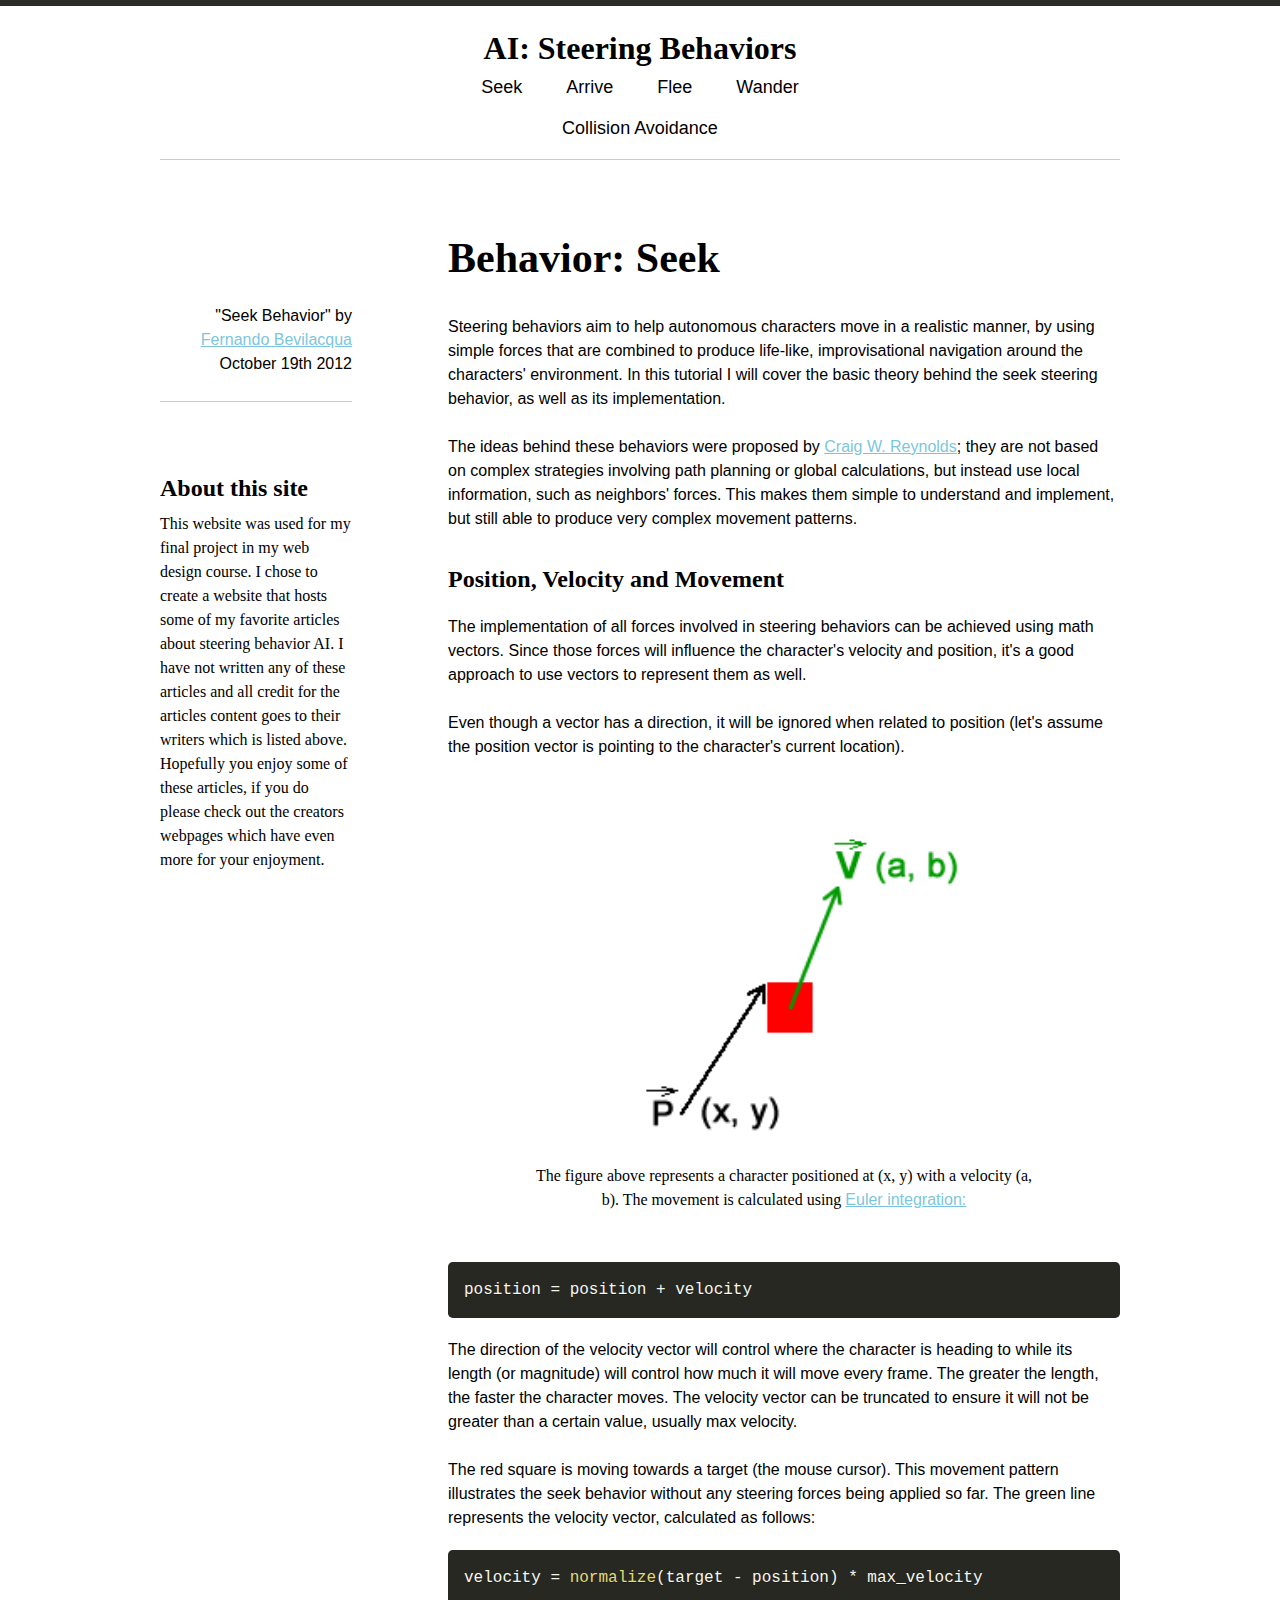
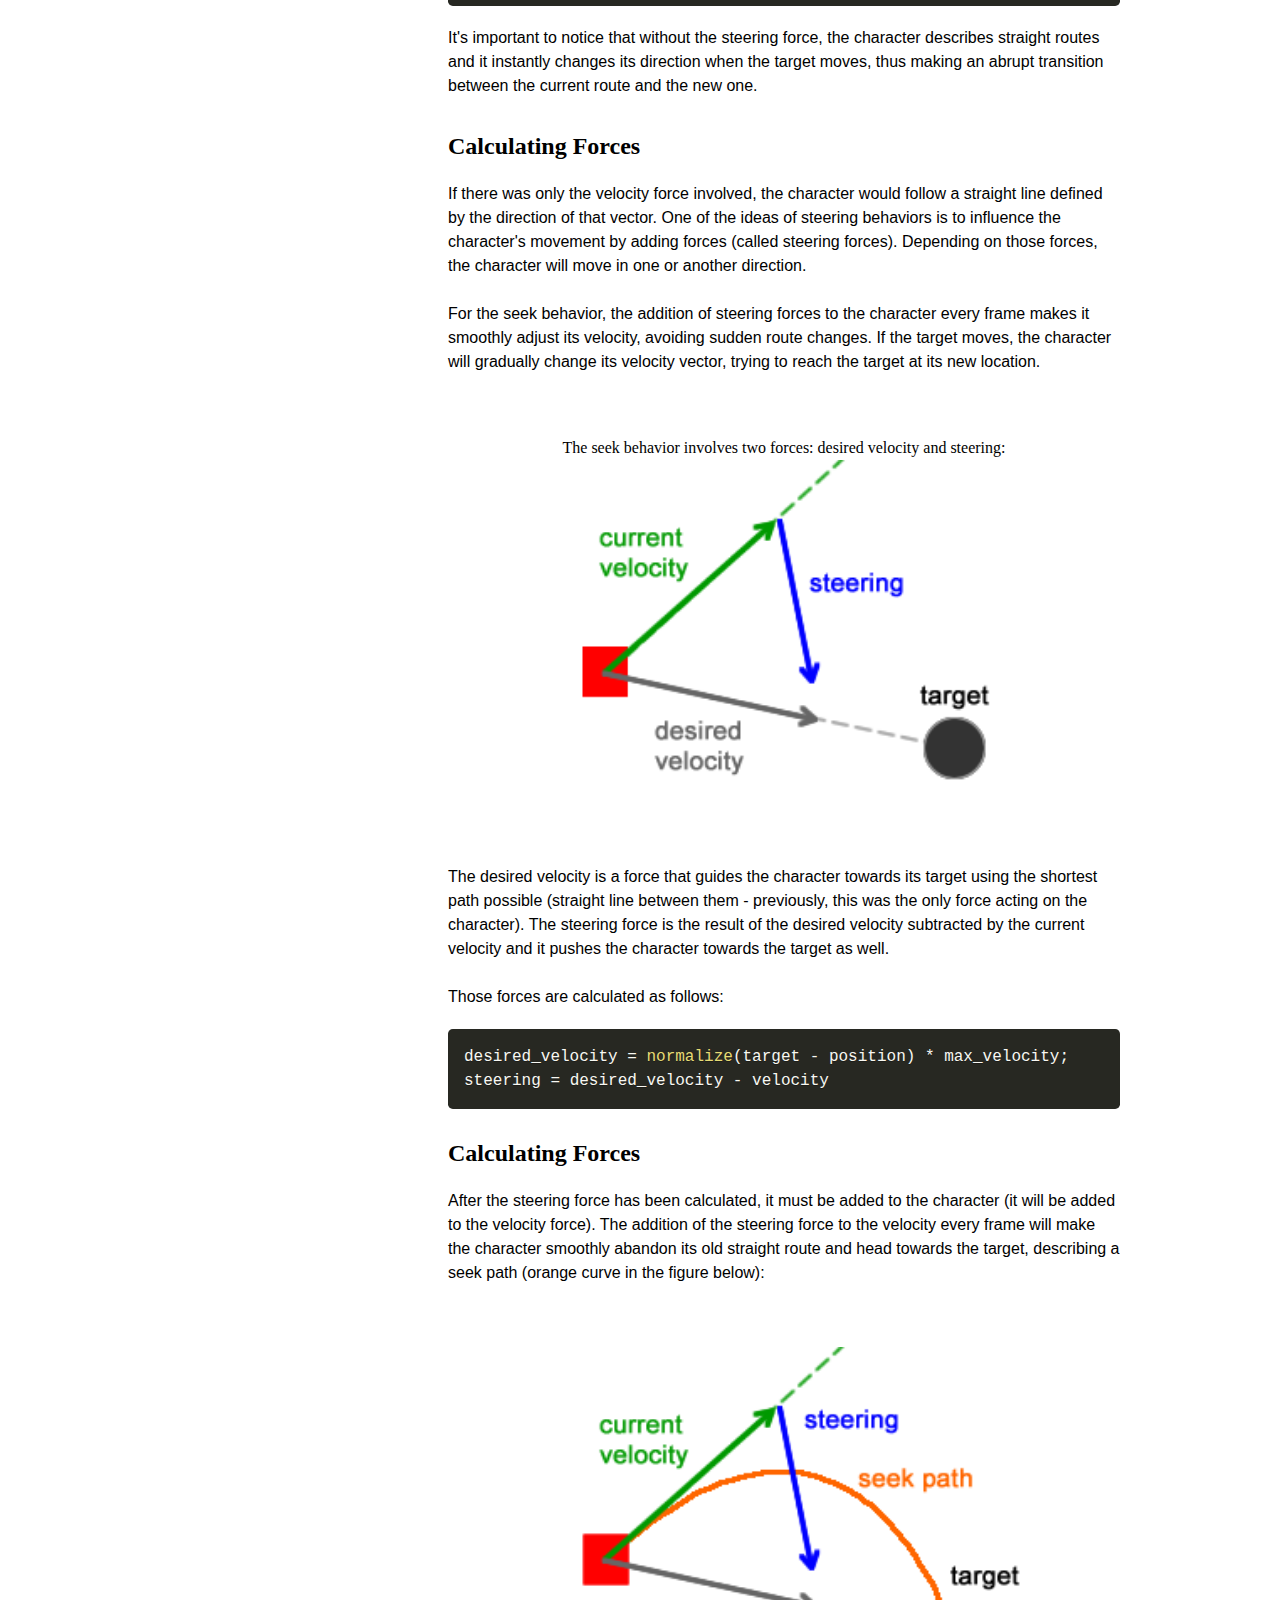
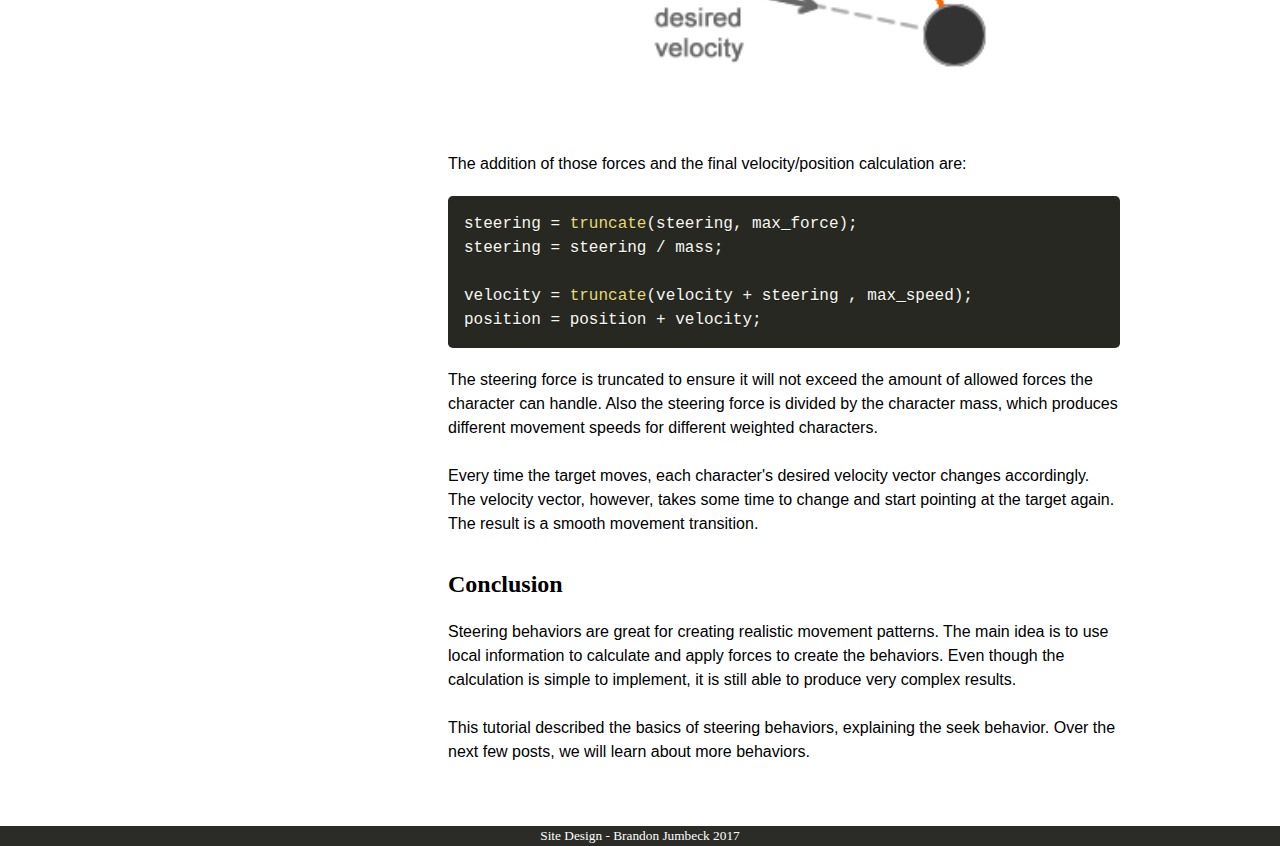
<file: index.html>
<!DOCTYPE html PUBLIC "-//W3C//DTD XHTML 1.0 Strict//EN"
        "http://www.w3.org/TR/xhtml1/DTD/xhtml1-strict.dtd">
<html xmlns="http://www.w3.org/1999/xhtml">

<head>
    <title>Seek Behavior</title>
    <link rel="stylesheet" href="Resources/stylesheet.css">
    <link rel="stylesheet" href="Resources/prism.css">
    <script src="Resources/prism.js"></script>
</head>

<body>
    <div id="top_bar"/>

    <div id="below_top_bar">
        <header>
            <h1>AI: Steering Behaviors</h1>

            <nav>
                <ul>
                    <li><a href="index.html">Seek</a></li>
                    <li><a href="arrive.html">Arrive</a></li>
                    <li><a href="flee.html">Flee</a></li>
                    <li><a href="wander.html">Wander</a></li>
                    <li><a href="collision.html">Collision Avoidance</a></li>
                </ul>
            </nav>
        </header>

        <div id="sidebar">
            <p id="article_info">
                "Seek Behavior" by <a href="https://gamedevelopment.tutsplus.com/tutorials/understanding-steering-behaviors-seek--gamedev-849">Fernando Bevilacqua</a>
                October 19th 2012
            </p>

            <p id="about_info">
                <h3>About this site</h3>
                This website was used for my final project in my web design course.
                I chose to create a website that hosts some of my favorite articles about steering behavior AI. 
                I have not written any of these articles and all credit for the articles content goes to their 
                writers which is listed above.

                Hopefully you enjoy some of these articles, if you do please check out the creators webpages
                which have even more for your enjoyment.
            </p>
        </div>

        <div id="main_content">
            <h2>Behavior: Seek</h2>
            <article>
                <p>
                    Steering behaviors aim to help autonomous characters move in a realistic manner, 
                    by using simple forces that are combined to produce life-like, improvisational 
                    navigation around the characters' environment. In this tutorial I will cover the 
                    basic theory behind the seek steering behavior, as well as its implementation.
                </p>
            
                <p>
                    The ideas behind these behaviors were proposed by <a href="http://www.red3d.com/cwr/">Craig W. Reynolds</a>; 
                    they are not based on complex strategies involving path planning or global calculations, but instead 
                    use local information, such as neighbors' forces. This makes them simple to understand 
                    and implement, but still able to produce very complex movement patterns.
                </p>
            
                <h3>Position, Velocity and Movement</h3>
            
                <p>
                    The implementation of all forces involved in steering behaviors can be achieved using math vectors. 
                    Since those forces will influence the character's velocity and position, it's a good approach to use
                    vectors to represent them as well.
                </p>

                <p>
                    Even though a vector has a direction, it will be ignored when related to position (let's assume the 
                    position vector is pointing to the character's current location).
                </p>

                <figure>
                    <img src="Resources\Images\pos_velocity_vectors.png">
                    <figcaption>
                        The figure above represents a character positioned at (x, y) with a velocity (a, b). The movement 
                        is calculated using <a href="http://en.wikipedia.org/wiki/Euler_method">Euler integration:</a>
                    </figcaption>
                </figure>
            
                <pre><code class="language-cpp">position = position + velocity</code></pre>
            
                <p>
                    The direction of the velocity vector will control where the character is heading to while its length 
                    (or magnitude) will control how much it will move every frame. The greater the length, the faster 
                    the character moves. The velocity vector can be truncated to ensure it will not be greater than a 
                    certain value, usually max velocity.
                </p>
            
                <p>
                    The red square is moving towards a target (the mouse cursor). This movement pattern illustrates the 
                    seek behavior without any steering forces being applied so far. The green line represents the velocity 
                    vector, calculated as follows:
                </p>

                <pre><code class="language-cpp">velocity = normalize(target - position) * max_velocity</code></pre>

                <p>
                    It's important to notice that without the steering force, the character describes straight routes 
                    and it instantly changes its direction when the target moves, thus making an abrupt transition 
                    between the current route and the new one.
                </p>
            
                <h3>Calculating Forces</h3>
            
                <p>
                    If there was only the velocity force involved, the character would follow a straight line defined 
                    by the direction of that vector. One of the ideas of steering behaviors is to influence the character's 
                    movement by adding forces (called steering forces). Depending on those forces, the character will move 
                    in one or another direction.
                </p>

                <p>
                    For the seek behavior, the addition of steering forces to the character every frame makes it smoothly 
                    adjust its velocity, avoiding sudden route changes. If the target moves, the character will gradually 
                    change its velocity vector, trying to reach the target at its new location.
                </p>
            
                <figure>
                    <figcaption>The seek behavior involves two forces: desired velocity and steering:</figcaption>
                    <img src="Resources\Images\steering_forces.png">
                </figure>
            
                <p>
                    The desired velocity is a force that guides the character towards its target using the shortest 
                    path possible (straight line between them - previously, this was the only force acting on the character). 
                    The steering force is the result of the desired velocity subtracted by the current velocity and it pushes 
                    the character towards the target as well. 
                </p>
            
                <P>
                    Those forces are calculated as follows:
                </P>
                
                <!-- Hate this line but couldn't figure out how to get the third party to format it properly with correct whitespace -->
                <pre><code class="language-cpp">desired_velocity = normalize(target - position) * max_velocity;
steering = desired_velocity - velocity</code></pre>

                <h3>Calculating Forces</h3>

                <p>
                    After the steering force has been calculated, it must be added to the character (it will be 
                    added to the velocity force). The addition of the steering  force to the velocity every frame 
                    will make the character smoothly abandon its old straight route and head towards the target, 
                    describing a seek path (orange curve in the figure below):
                </p>
                
                <figure>
                    <img src="Resources\Images\steering_forces_seek_path.png">
                </figure>

                <p>The addition of those forces and the final velocity/position calculation are:</p>

                <!-- Hate this line but couldn't figure out how to get the third party to format it properly with correct whitespace -->
                <pre><code class="language-cpp">steering = truncate(steering, max_force);
steering = steering / mass;
                         
velocity = truncate(velocity + steering , max_speed);
position = position + velocity;</code></pre>

                <p>
                    The steering force is truncated to ensure it will not exceed the amount of allowed forces 
                    the character can handle. Also the steering force is divided by the character mass, which 
                    produces different movement speeds for different weighted characters.
                </p>

                <p>
                    Every time the target moves, each character's desired velocity vector changes accordingly. 
                    The velocity vector, however, takes some time to change and start pointing at the target again. 
                    The result is a smooth movement transition.
                </p>

                <h3>Conclusion</h3>

                <p>
                    Steering behaviors are great for creating realistic movement patterns. The main idea is to use 
                    local information to calculate and apply forces to create the behaviors. Even though the calculation 
                    is simple to implement, it is still able to produce very complex results.
                </p>

                <p>
                    This tutorial described the basics of steering behaviors, explaining the seek behavior. Over the next 
                    few posts, we will learn about more behaviors.
                </p>
            </article>
        </div>
    </div>

    <footer>
        <small>Site Design - Brandon Jumbeck 2017</small>
    </footer>
</body>

</html>
</file>
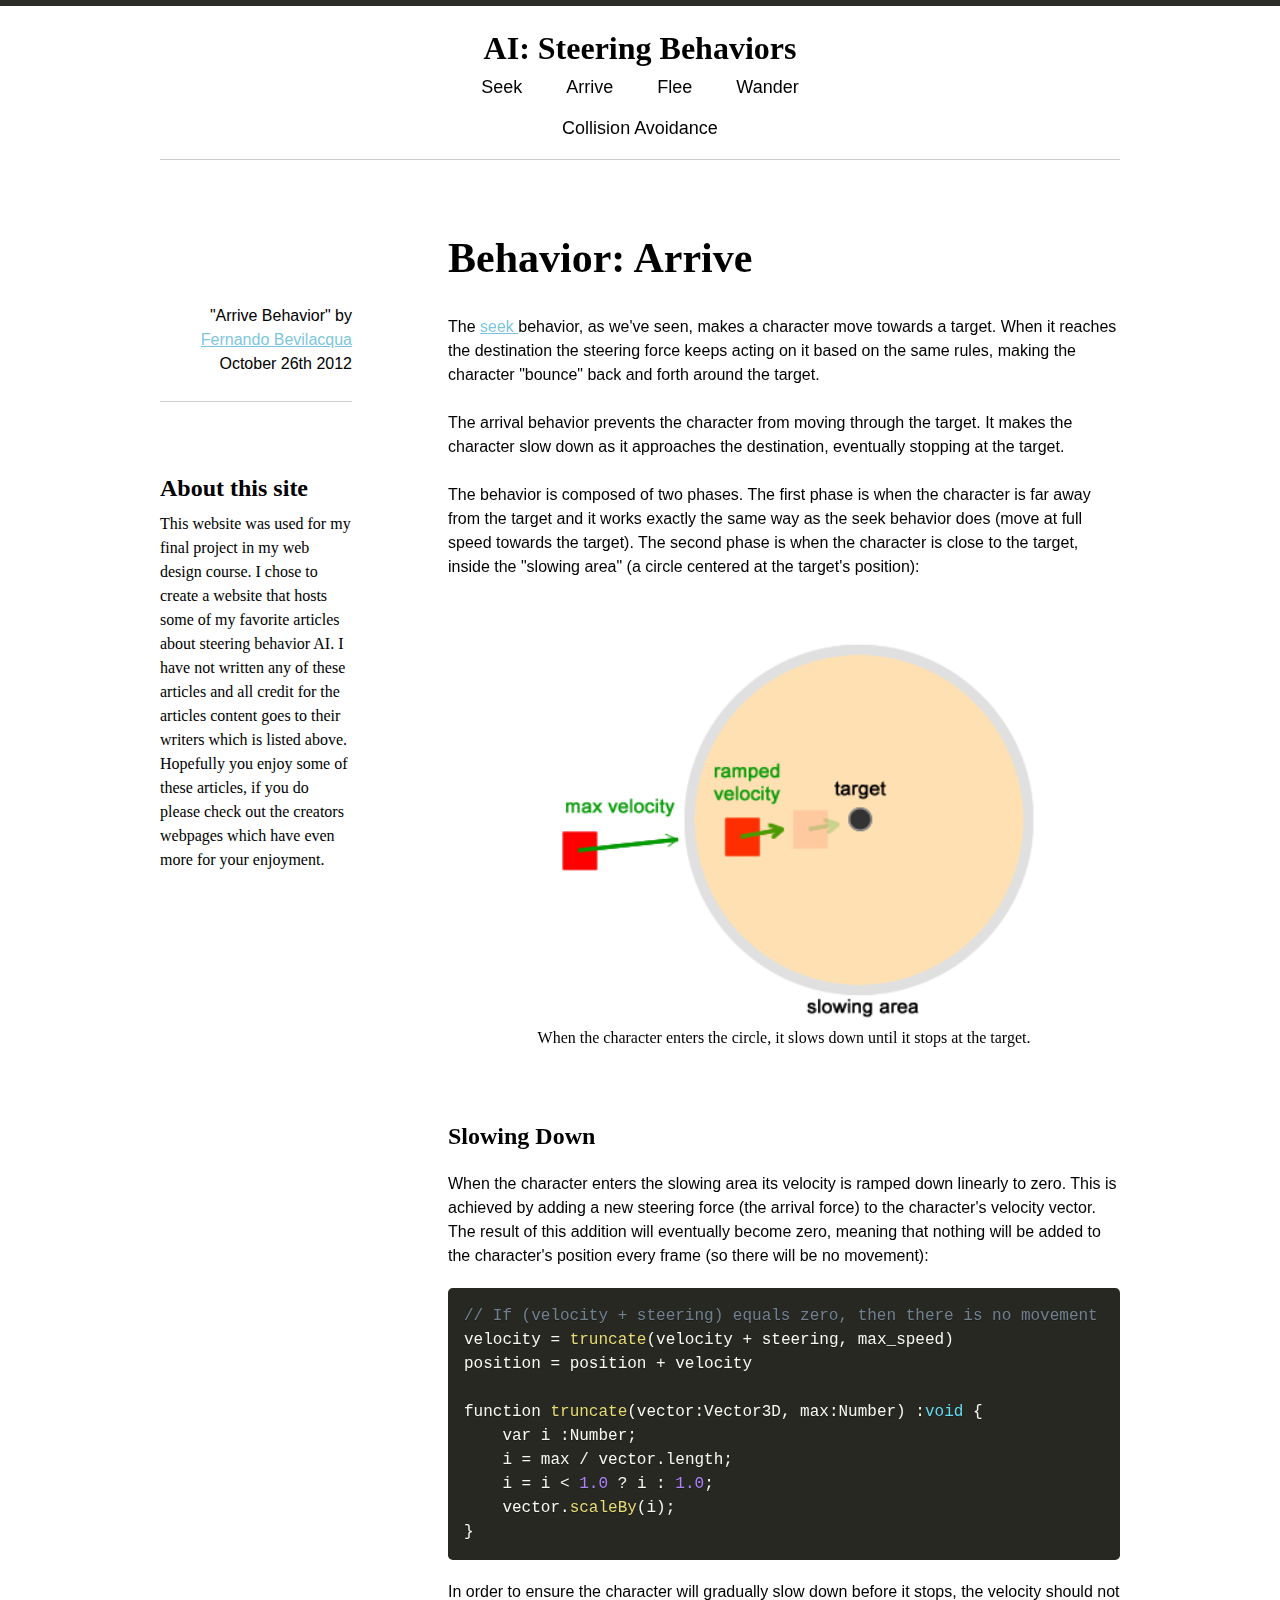
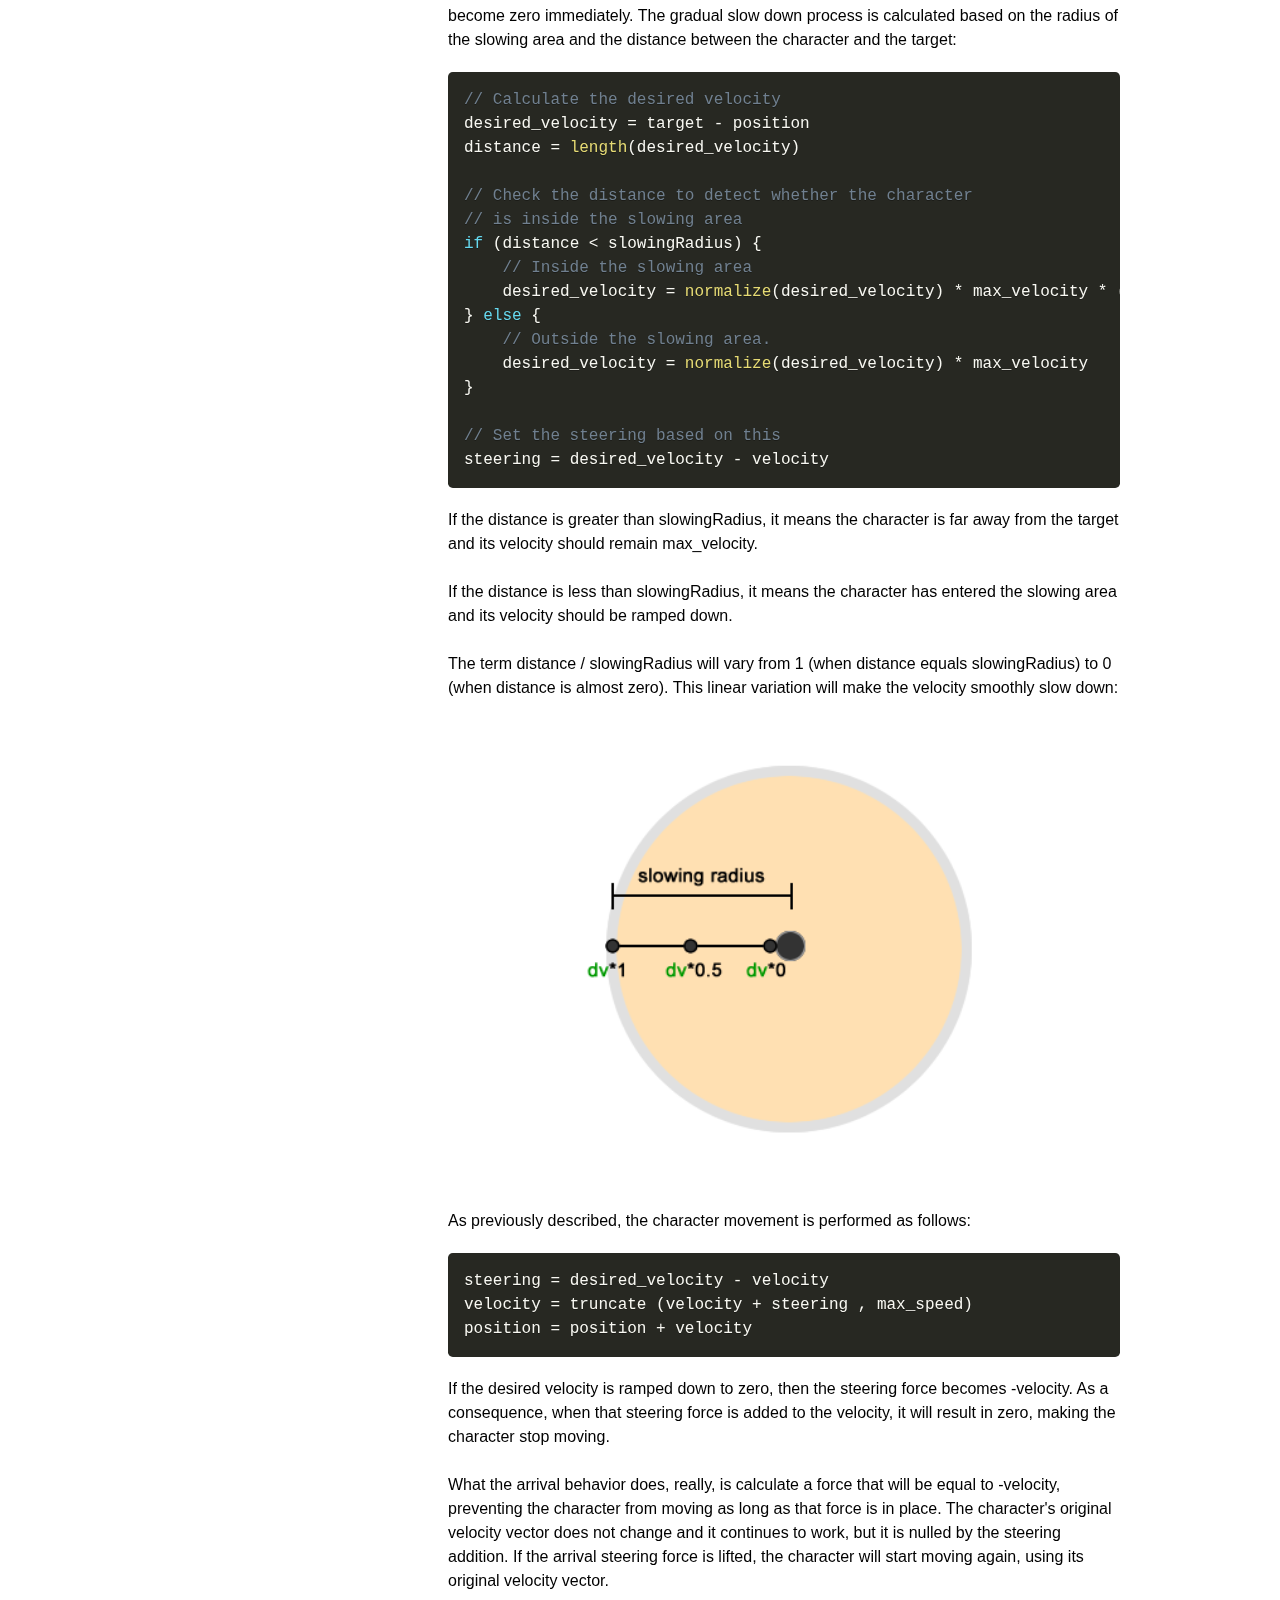
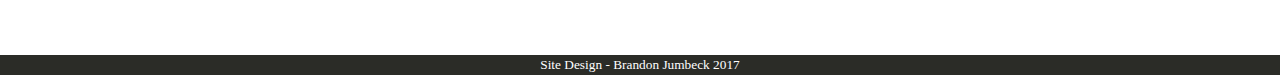
<file: arrive.html>
<!DOCTYPE html PUBLIC "-//W3C//DTD XHTML 1.0 Strict//EN"
"http://www.w3.org/TR/xhtml1/DTD/xhtml1-strict.dtd">
<html xmlns="http://www.w3.org/1999/xhtml">

<head>
    <title>Arrive Behavior</title>
    <link rel="stylesheet" href="Resources/stylesheet.css">
    <link rel="stylesheet" href="Resources/prism.css">
    <script src="Resources/prism.js"></script>
</head>

<body>
    <div id="top_bar"/>

    <div id="below_top_bar">
        <header>
            <h1>AI: Steering Behaviors</h1>

            <nav>
                <ul>
                    <li><a href="index.html">Seek</a></li>
                    <li><a href="arrive.html">Arrive</a></li>
                    <li><a href="flee.html">Flee</a></li>
                    <li><a href="wander.html">Wander</a></li>
                    <li><a href="collision.html">Collision Avoidance</a></li>
                </ul>
            </nav>
        </header>

        <div id="sidebar">
            <p id="article_info">
                "Arrive Behavior" by <a href="https://gamedevelopment.tutsplus.com/tutorials/understanding-steering-behaviors-flee-and-arrival--gamedev-1303">Fernando Bevilacqua</a>
                October 26th 2012
            </p>

            <p id="about_info">
                <h3>About this site</h3>
                This website was used for my final project in my web design course.
                I chose to create a website that hosts some of my favorite articles about steering behavior AI. 
                I have not written any of these articles and all credit for the articles content goes to their 
                writers which is listed above.

                Hopefully you enjoy some of these articles, if you do please check out the creators webpages
                which have even more for your enjoyment.
            </p>
        </div>

        <div id="main_content">
            <h2>Behavior: Arrive</h2>
            <article>
                <p>
                    The <a href="index.html">seek </a> behavior, as we've seen, makes a character move towards a target. When it reaches the destination 
                    the steering force keeps acting on it based on the same rules, making the character "bounce" back and forth 
                    around the target.
                </p>

                <p>
                    The arrival behavior prevents the character from moving through the target. It makes the character 
                    slow down as it approaches the destination, eventually stopping at the target.
                </p>

                <p>
                    The behavior is composed of two phases. The first phase is when the character is far away from the target 
                    and it works exactly the same way as the seek behavior does (move at full speed towards the target). The second 
                    phase is when the character is close to the target, inside the "slowing area" (a circle centered at the target's position):
                </p>

                <figure>
                    <img src="Resources\Images\steering_forces_arrival_velocities.png">
                    <figcaption>When the character enters the circle, it slows down until it stops at the target.</figcaption>
                </figure>

                <h3>Slowing Down</h3>

                <p>
                    When the character enters the slowing area its velocity is ramped down linearly to zero. This is achieved by 
                    adding a new steering force (the arrival force) to the character's velocity vector. The result of this addition 
                    will eventually become zero, meaning that nothing will be added to the character's position every frame 
                    (so there will be no movement):
                </p>

                <!-- Hate this line but couldn't figure out how to get the third party to format it properly with correct whitespace -->
                <pre><code class="language-cpp">// If (velocity + steering) equals zero, then there is no movement
velocity = truncate(velocity + steering, max_speed)
position = position + velocity
                         
function truncate(vector:Vector3D, max:Number) :void {
    var i :Number;
    i = max / vector.length;
    i = i < 1.0 ? i : 1.0;
    vector.scaleBy(i);
}</code></pre>

                <p>
                    In order to ensure the character will gradually slow down before it stops, the velocity should not become zero 
                    immediately. The gradual slow down process is calculated based on the radius of the slowing area and the distance 
                    between the character and the target:
                </p>

                <!-- Hate this line but couldn't figure out how to get the third party to format it properly with correct whitespace -->
                <pre><code class="language-cpp">// Calculate the desired velocity
desired_velocity = target - position
distance = length(desired_velocity)
 
// Check the distance to detect whether the character
// is inside the slowing area
if (distance < slowingRadius) {
    // Inside the slowing area
    desired_velocity = normalize(desired_velocity) * max_velocity * (distance / slowingRadius)
} else {
    // Outside the slowing area.
    desired_velocity = normalize(desired_velocity) * max_velocity
}
 
// Set the steering based on this
steering = desired_velocity - velocity</code></pre>

                <p>
                    If the distance is greater than slowingRadius, it means the character is far away from the 
                    target and its velocity should remain max_velocity.
                </p>

                <p>
                    If the distance is less than slowingRadius, it means the character has entered the slowing area and its 
                    velocity should be ramped down.
                </p>

                <p>
                    The term distance / slowingRadius will vary from 1 (when distance
                    equals slowingRadius) to 0 (when distance is almost zero). 
                    This linear variation will make the velocity smoothly slow down:
                </p>

                <figure>
                    <img src="Resources\Images\steering_forces_arrival_slowing_down_factor.png">
                </figure>

                <p>As previously described, the character movement is performed as follows:</p>

                <!-- Hate this line but couldn't figure out how to get the third party to format it properly with correct whitespace -->
                <pre><code class="language-cpp">steering = desired_velocity - velocity
velocity = truncate (velocity + steering , max_speed)
position = position + velocity</code></pre>

                <p>
                    If the desired velocity is ramped down to zero, then the steering force becomes -velocity. As a consequence, when 
                    that steering force is added to the velocity, it will result in zero, making the character stop moving.
                </p>

                <p>
                    What the arrival behavior does, really, is calculate a force that will be equal to -velocity, preventing the character 
                    from moving as long as that force is in place. The character's original velocity vector does not change and it continues 
                    to work, but it is nulled by the steering addition. If the arrival steering force is lifted, the character will start moving again, 
                    using its original velocity vector.
                </p>
            </article>
        </div>
    </div>

    <footer>
        <small>Site Design - Brandon Jumbeck 2017</small>
    </footer>
</body>
</file>
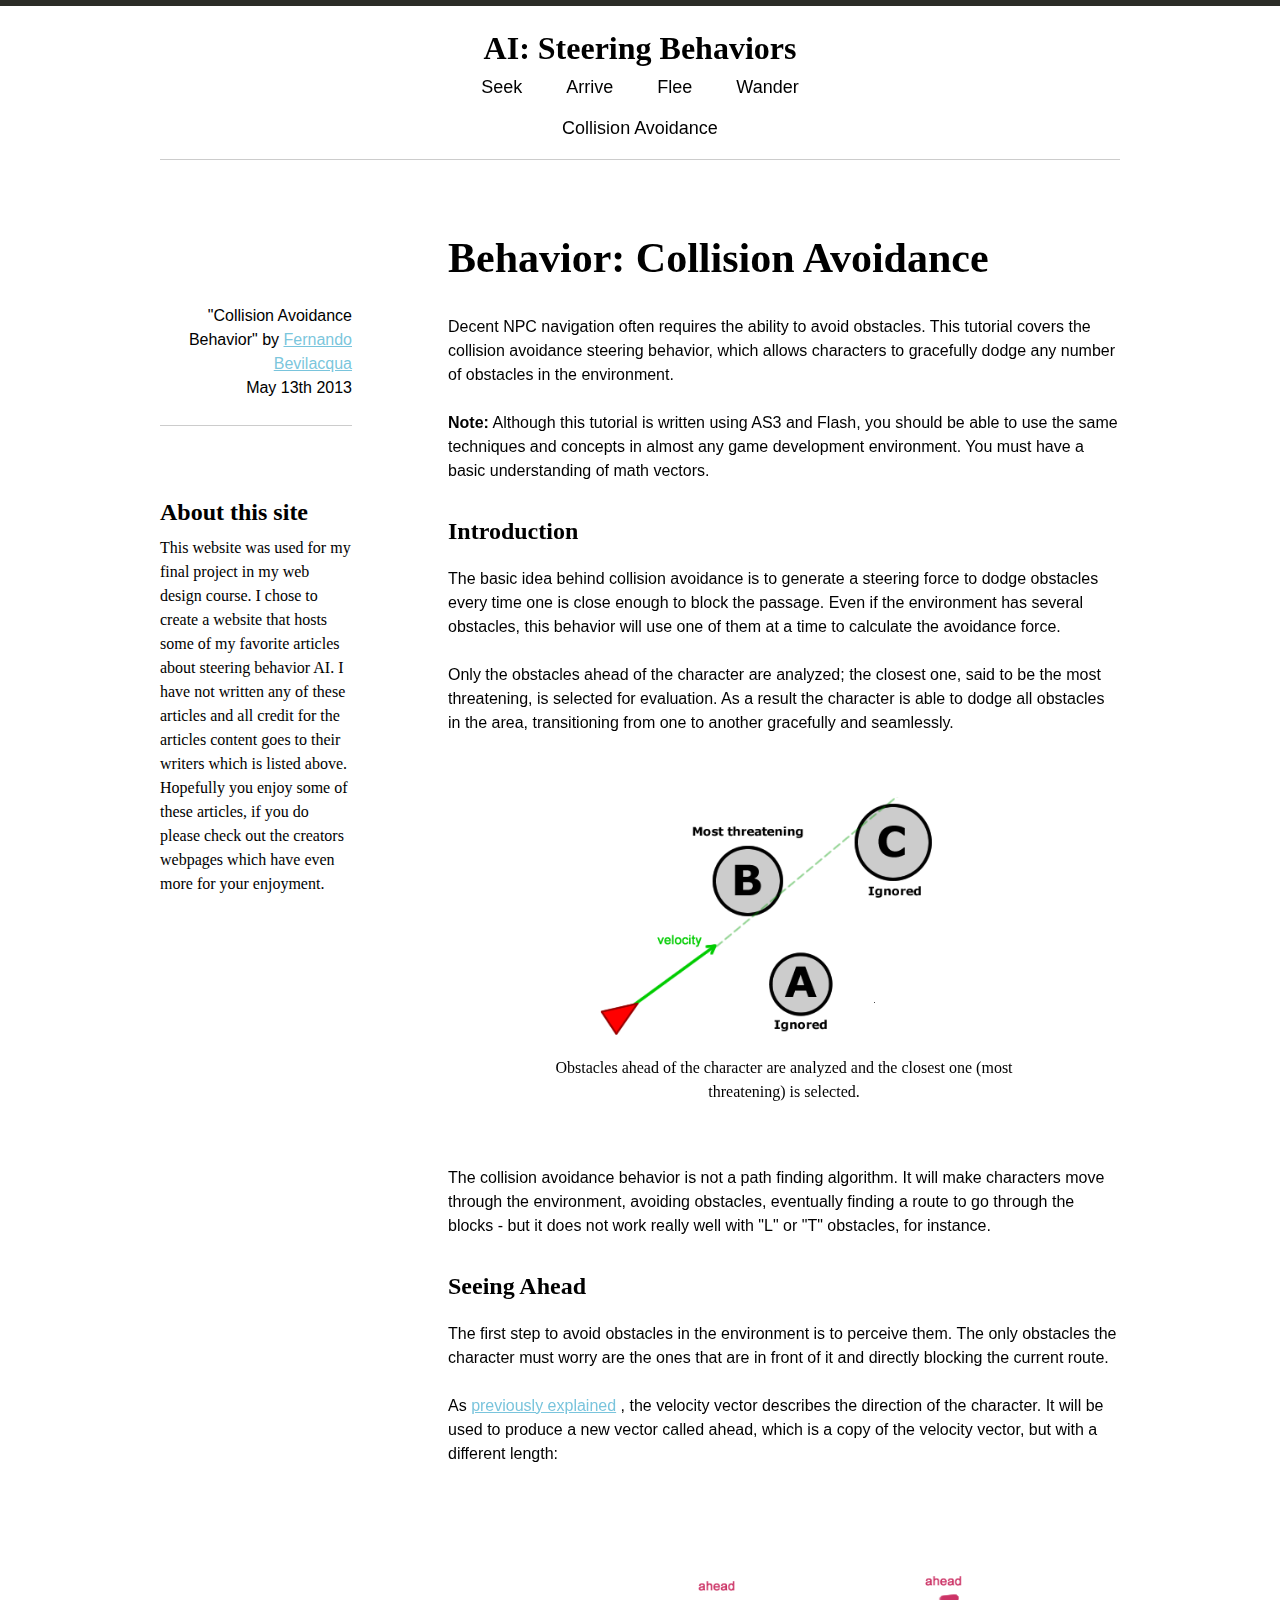
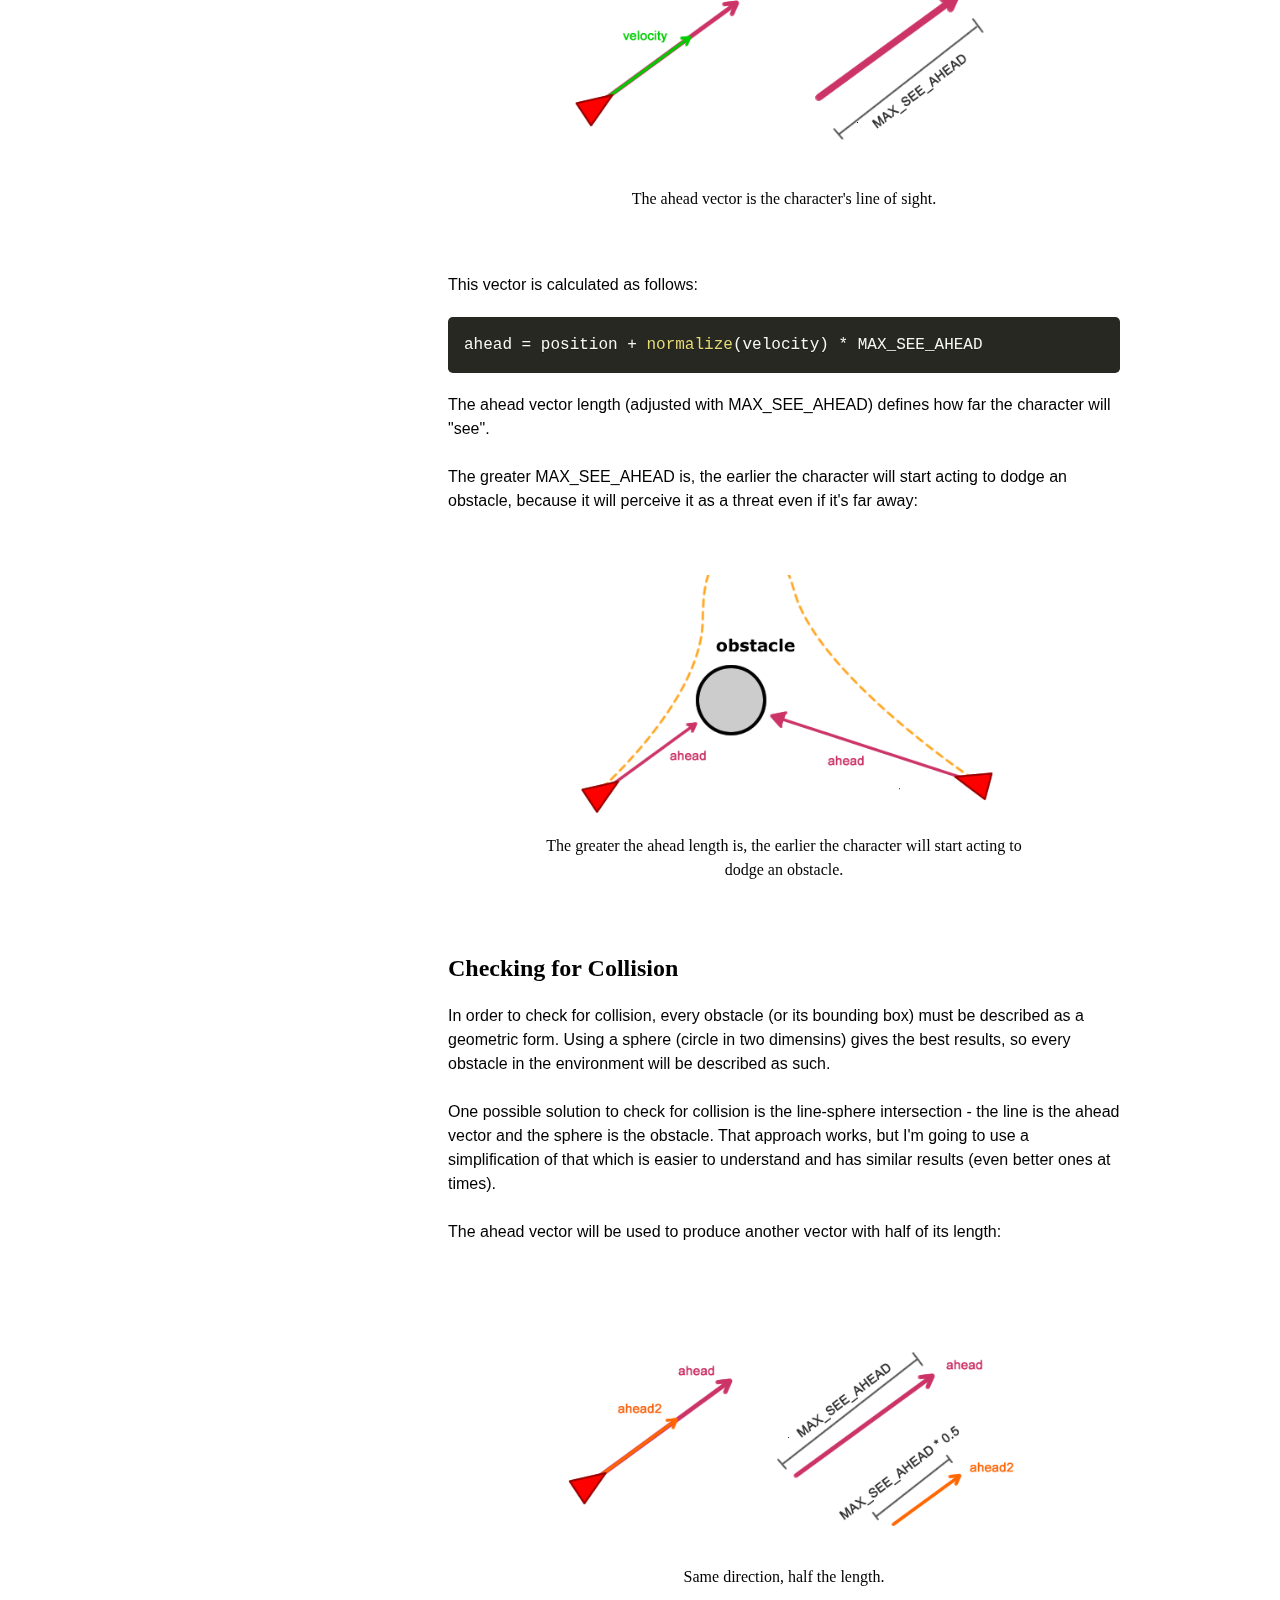
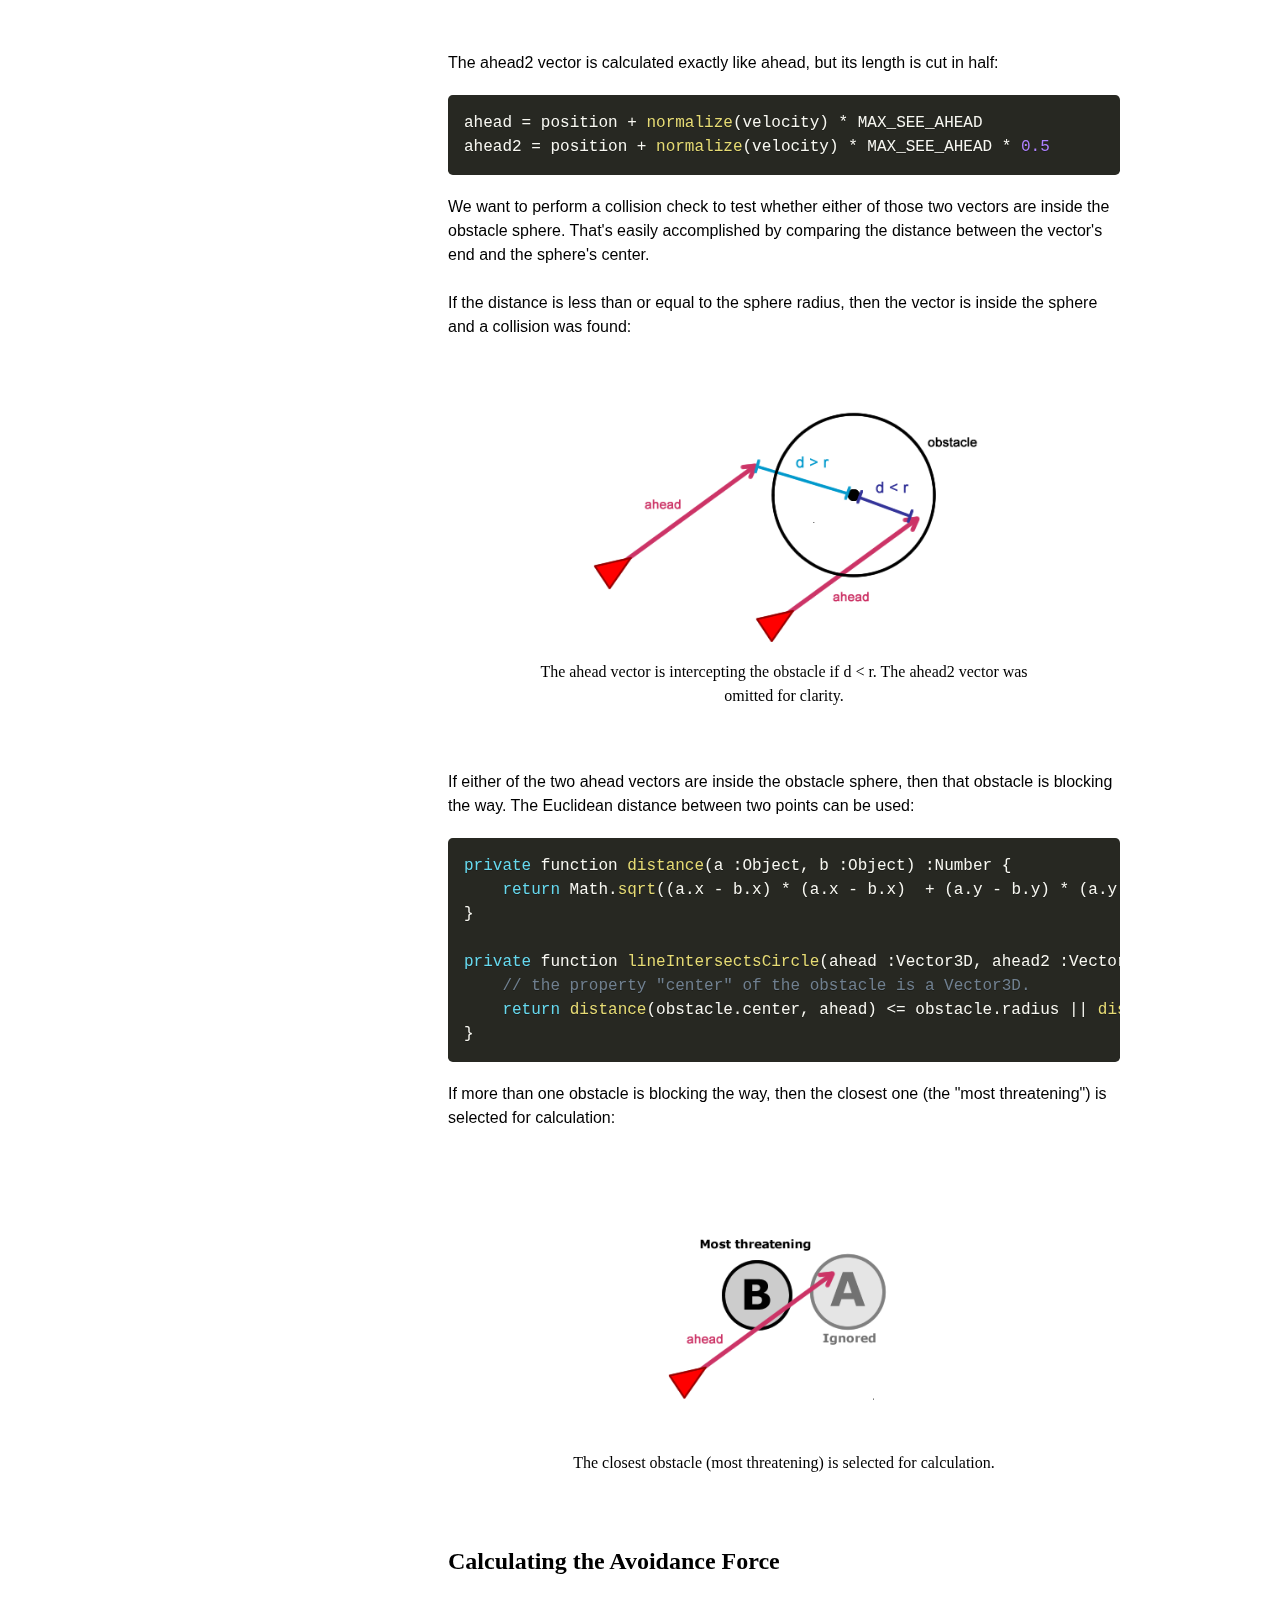
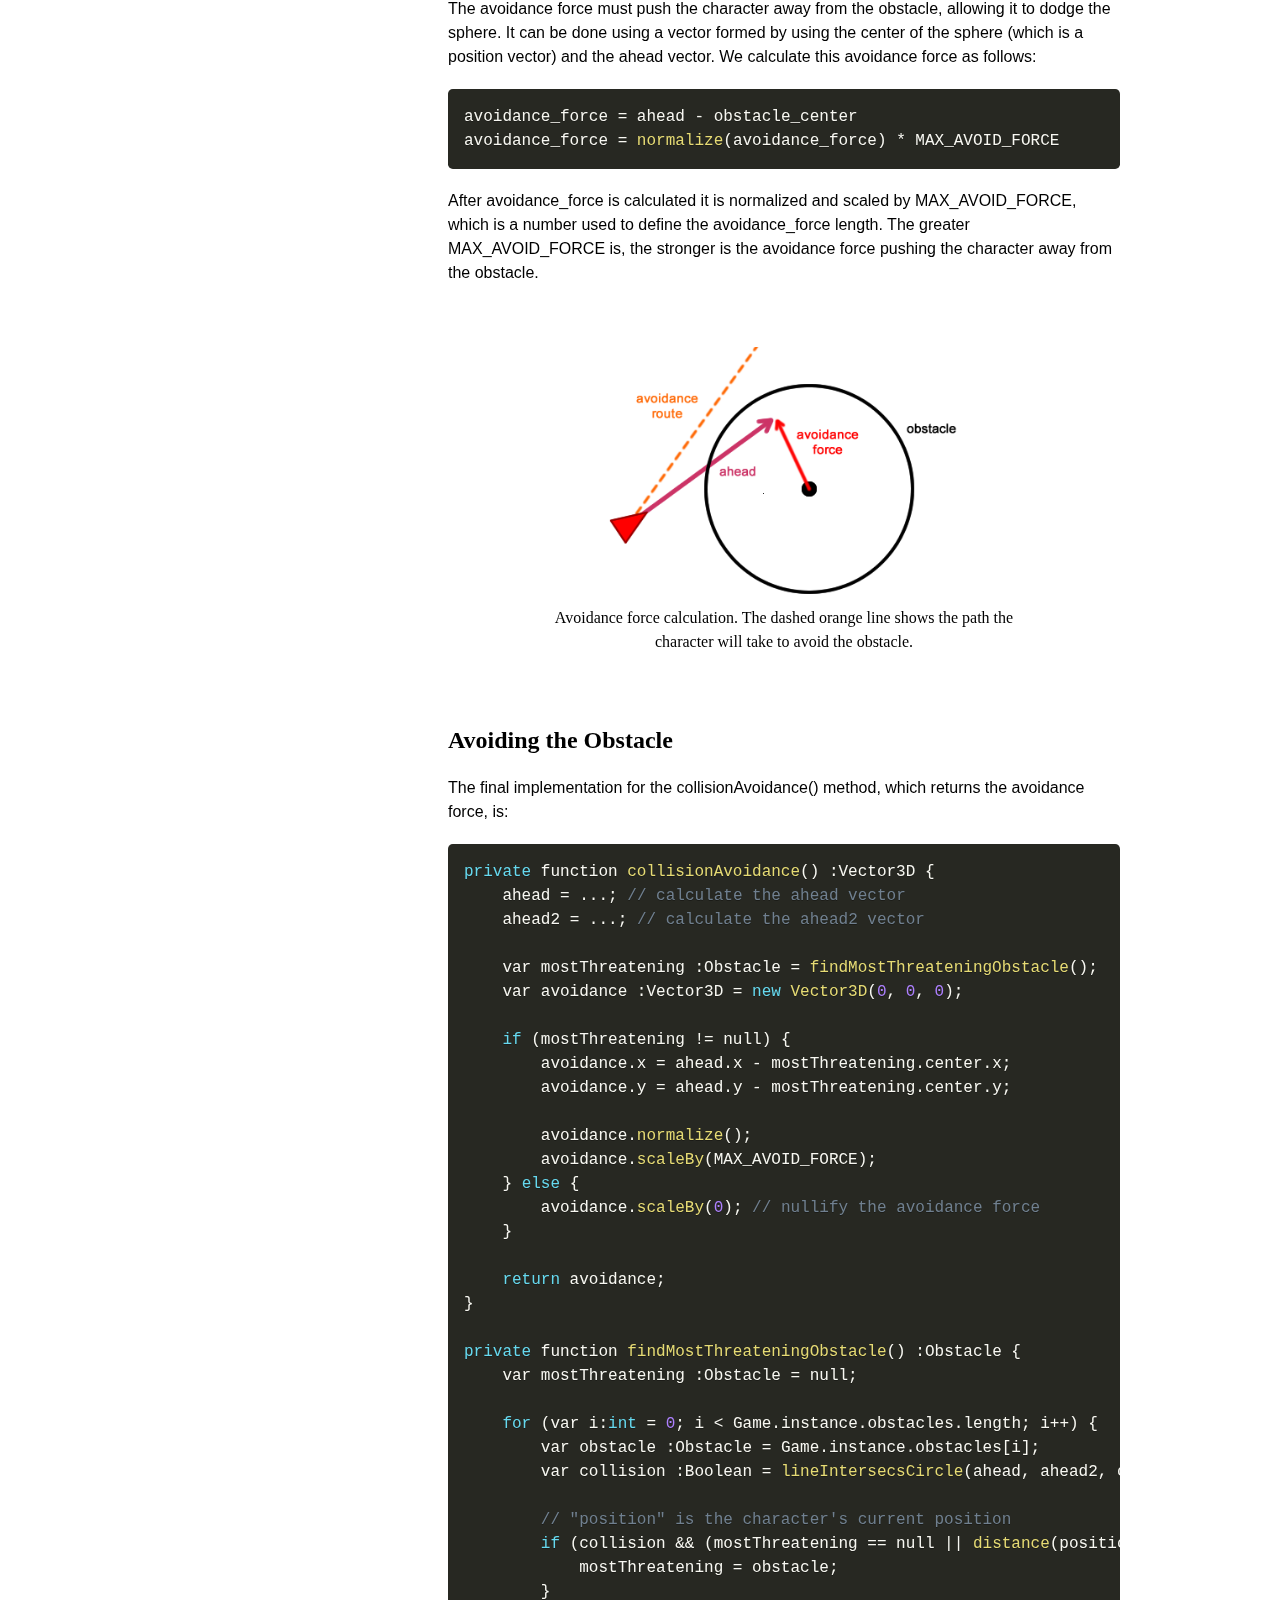
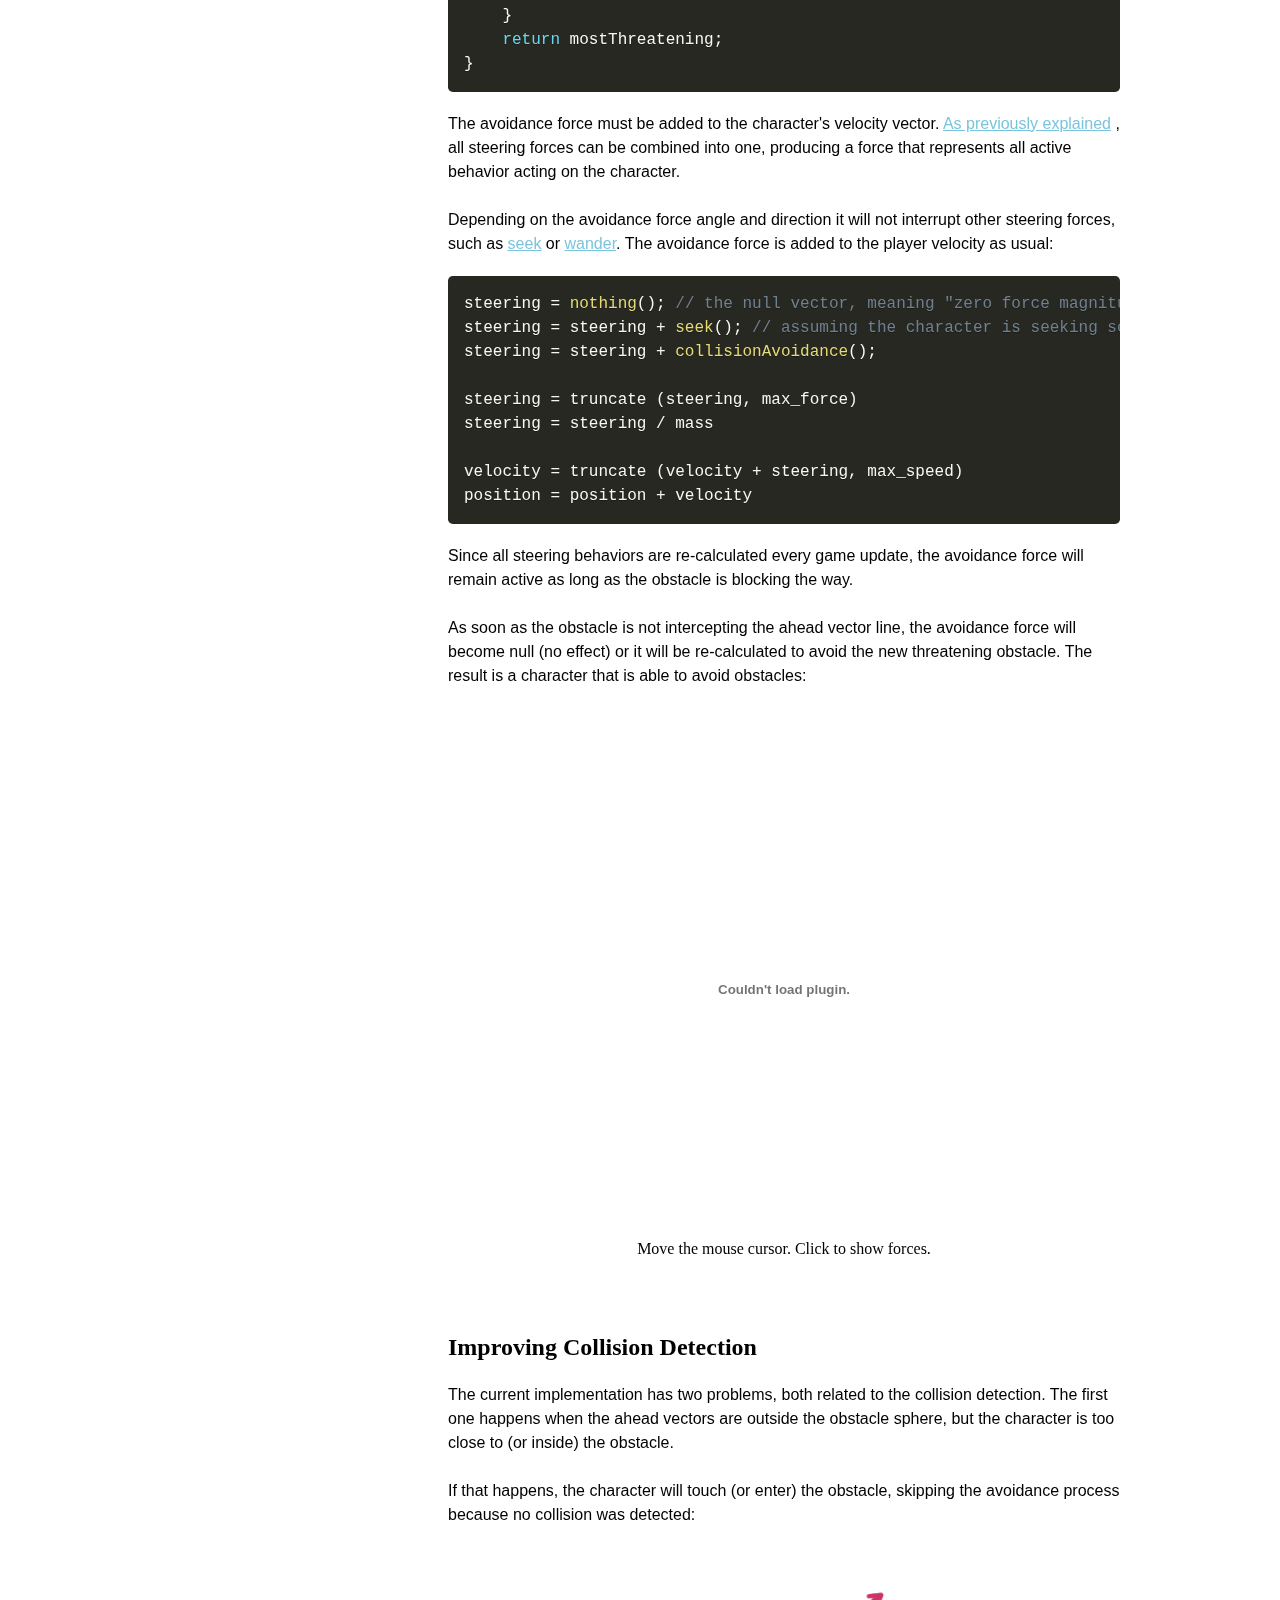
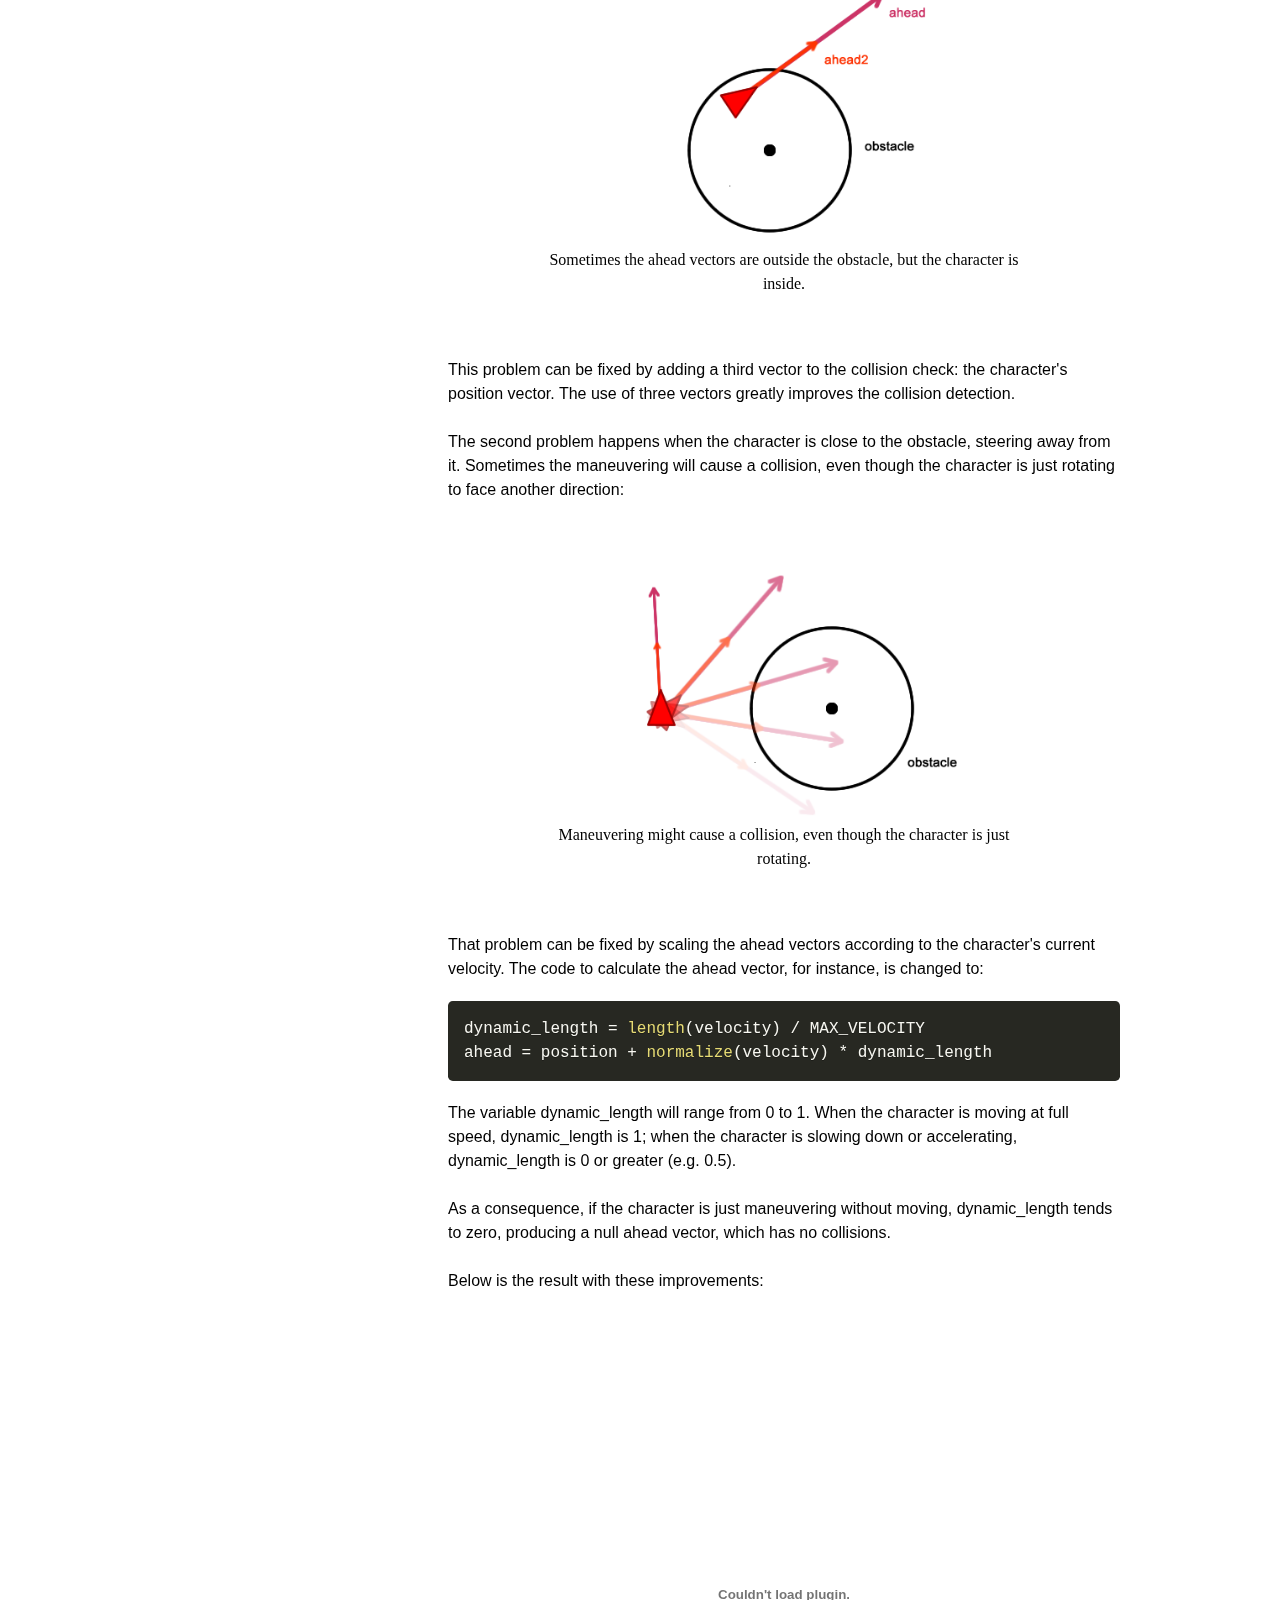
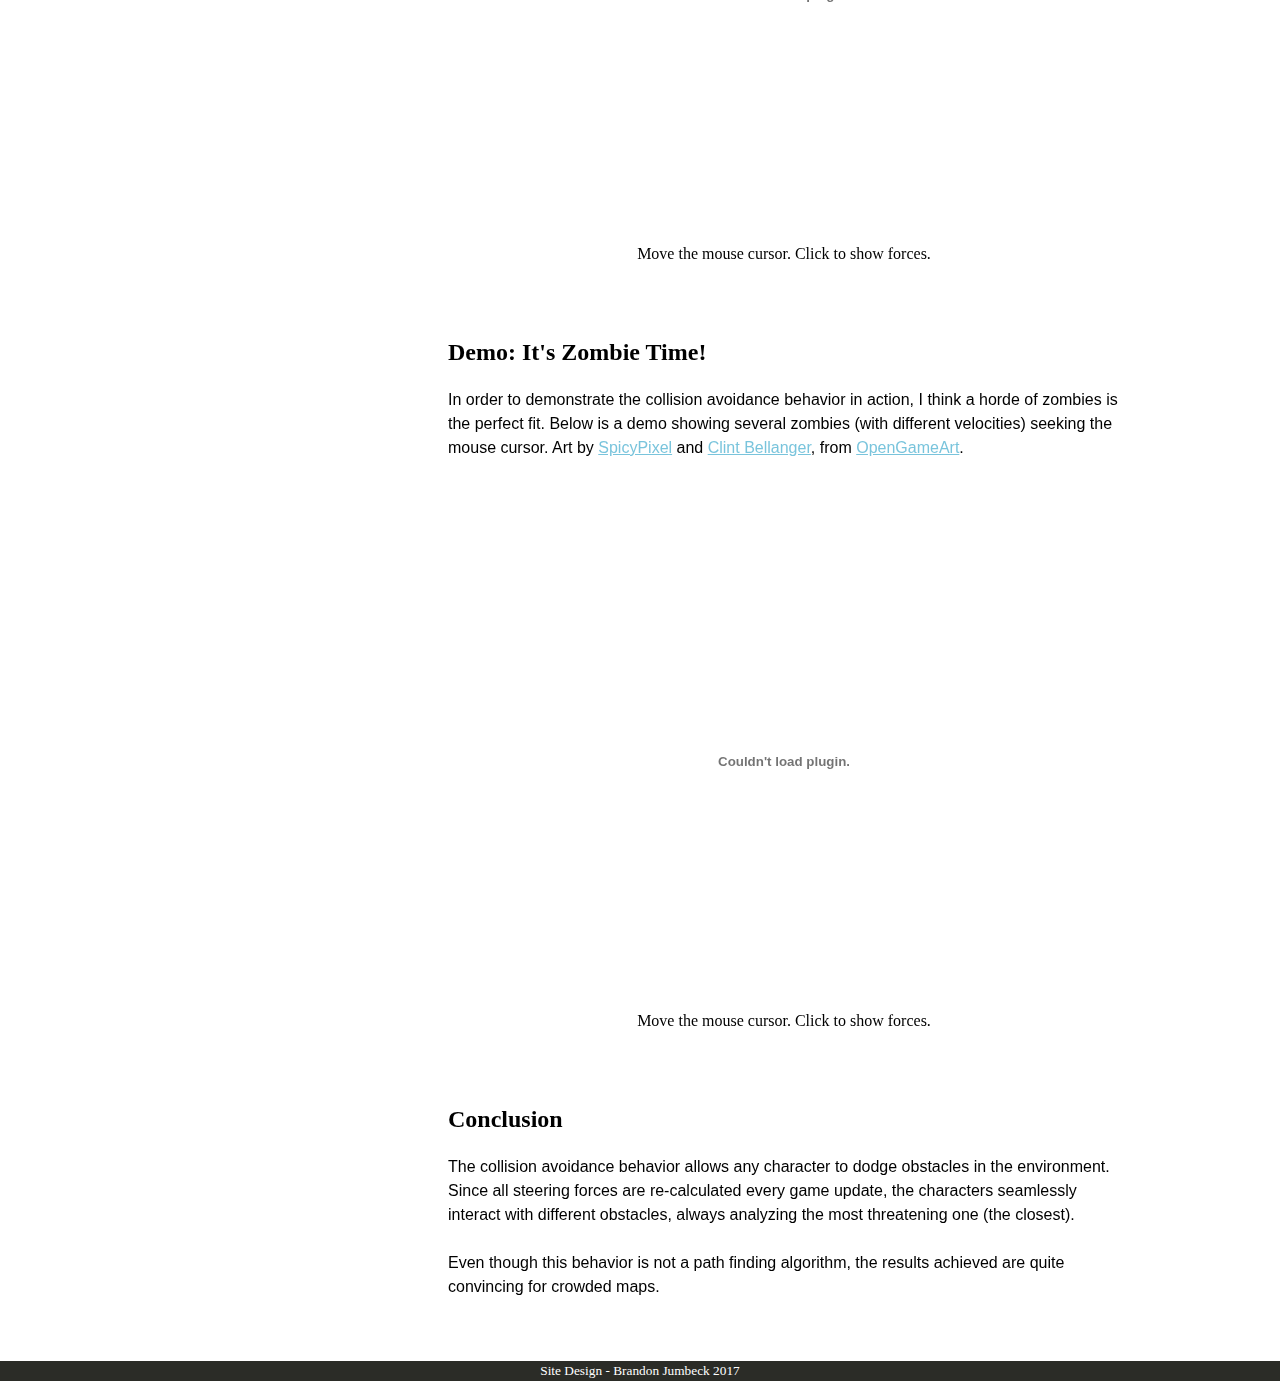
<file: collision.html>
<!DOCTYPE html PUBLIC "-//W3C//DTD XHTML 1.0 Strict//EN"
"http://www.w3.org/TR/xhtml1/DTD/xhtml1-strict.dtd">
<html xmlns="http://www.w3.org/1999/xhtml">

<head>
    <title>Collision Avoidance Behavior</title>
    <link rel="stylesheet" href="Resources/stylesheet.css">
    <link rel="stylesheet" href="Resources/prism.css">
    <script src="Resources/prism.js"></script>
</head>

<body>
    <div id="top_bar"/>

    <div id="below_top_bar">
        <header>
            <h1>AI: Steering Behaviors</h1>

            <nav>
                <ul>
                    <li><a href="index.html">Seek</a></li>
                    <li><a href="arrive.html">Arrive</a></li>
                    <li><a href="flee.html">Flee</a></li>
                    <li><a href="wander.html">Wander</a></li>
                    <li><a href="collision.html">Collision Avoidance</a></li>
                </ul>
            </nav>
        </header>

        <div id="sidebar">
            <p id="article_info">
                "Collision Avoidance Behavior" by <a href="https://gamedevelopment.tutsplus.com/tutorials/understanding-steering-behaviors-collision-avoidance--gamedev-7777">Fernando Bevilacqua</a>
                May 13th 2013
            </p>

            <p id="about_info">
                <h3>About this site</h3>
                This website was used for my final project in my web design course.
                I chose to create a website that hosts some of my favorite articles about steering behavior AI. 
                I have not written any of these articles and all credit for the articles content goes to their 
                writers which is listed above.

                Hopefully you enjoy some of these articles, if you do please check out the creators webpages
                which have even more for your enjoyment.
            </p>
        </div>

        <div id="main_content">
            <h2>Behavior: Collision Avoidance</h2>
            <article>
                <p>
                    Decent NPC navigation often requires the ability to avoid obstacles. This tutorial covers the collision avoidance 
                    steering behavior, which allows characters to gracefully dodge any number of obstacles in the environment.
                </p>

                <p>
                    <b>Note:</b> Although this tutorial is written using AS3 and Flash, you should be able to use the same techniques 
                    and concepts in almost any game development environment. You must have a basic understanding of math vectors.
                </p>

                <h3>Introduction</h3>

                <p>
                    The basic idea behind collision avoidance is to generate a steering force to dodge obstacles every time one is close 
                    enough to block the passage. Even if the environment has several obstacles, this behavior will use one of them at a 
                    time to calculate the avoidance force.
                </p>

                <p>
                    Only the obstacles ahead of the character are analyzed; the closest one, said to be the most threatening, is selected 
                    for evaluation. As a result the character is able to dodge all obstacles in the area, transitioning from one to another 
                    gracefully and seamlessly.
                </p>

                <figure>
                    <img src="Resources\Images\avoidance_obstacles.png">
                    <figcaption>Obstacles ahead of the character are analyzed and the closest one (most threatening) is selected.</figcaption>
                </figure>

                <p>
                    The collision avoidance behavior is not a path finding algorithm. It will make characters move through the environment, 
                    avoiding obstacles, eventually finding a route to go through the blocks - but it does not work really well with "L" or "T" 
                    obstacles, for instance.
                </p>

                <h3>Seeing Ahead</h3>

                <p>
                    The first step to avoid obstacles in the environment is to perceive them. The only obstacles the character must worry 
                    are the ones that are in front of it and directly blocking the current route.
                </p>

                <p>
                    As <a href="http://gamedev.tutsplus.com/tutorials/implementation/understanding-steering-behaviors-seek/?_ga=2.237440008.900899428.1509729370-269331641.1509729370">previously explained</a>
                    , the velocity vector describes the direction of the character. It will be used to produce a new vector called ahead, 
                    which is a copy of the velocity vector, but with a different length:
                </p>

                <figure>
                    <img src="Resources\Images\avoidance_ahead_vector.png">
                    <figcaption>The ahead vector is the character's line of sight.</figcaption>
                </figure>

                <p>
                    This vector is calculated as follows:
                </p>

                <pre><code class="language-cpp">ahead = position + normalize(velocity) * MAX_SEE_AHEAD</code></pre>

                <p>The ahead vector length (adjusted with MAX_SEE_AHEAD) defines how far the character will "see".</p>

                <p>
                    The greater MAX_SEE_AHEAD is, the earlier the character will start acting to dodge an obstacle, because it will 
                    perceive it as a threat even if it's far away:
                </p>

                <figure>
                    <img src="Resources\Images\avoidance_lengths_ahead.png">
                    <figcaption>The greater the ahead length is, the earlier the character will start acting to dodge an obstacle.</figcaption>
                </figure>

                <h3>Checking for Collision</h3>

                <p>
                    In order to check for collision, every obstacle (or its bounding box) must be described as a geometric form. Using a sphere 
                    (circle in two dimensins) gives the best results, so every obstacle in the environment will be described as such.
                </p>

                <p>
                    One possible solution to check for collision is the line-sphere intersection - the line is the ahead vector and the sphere 
                    is the obstacle. That approach works, but I'm going to use a simplification of that which is easier to understand and has 
                    similar results (even better ones at times).
                </p>

                <p>The ahead vector will be used to produce another vector with half of its length:</p>

                <figure>
                    <img src="Resources\Images\avoidance_ahead_points.png">
                    <figcaption>Same direction, half the length.</figcaption>
                </figure>

                <p>
                    The ahead2 vector is calculated exactly like ahead, but its length is cut in half:
                </p>

                <!-- Hate this line but couldn't figure out how to get the third party to format it properly with correct whitespace -->
                <pre><code class="language-cpp">ahead = position + normalize(velocity) * MAX_SEE_AHEAD
ahead2 = position + normalize(velocity) * MAX_SEE_AHEAD * 0.5</code></pre>

                <p>
                    We want to perform a collision check to test whether either of those two vectors are inside the obstacle sphere. 
                    That's easily accomplished by comparing the distance between the vector's end and the sphere's center.
                </p>

                <p>
                    If the distance is less than or equal to the sphere radius, then the vector is inside the sphere and a collision was found:
                </p>

                <figure>
                    <img src="Resources\Images\avoidance_ahead_check_inside.png">
                    <figcaption>The ahead vector is intercepting the obstacle if d &lt; r. The ahead2 vector was omitted for clarity.</figcaption>
                </figure>

                <p>
                    If either of the two ahead vectors are inside the obstacle sphere, then that obstacle is blocking the way. 
                    The Euclidean distance between two points can be used:
                </p>

                <!-- Hate this line but couldn't figure out how to get the third party to format it properly with correct whitespace -->
                <pre><code class="language-cpp">private function distance(a :Object, b :Object) :Number {
    return Math.sqrt((a.x - b.x) * (a.x - b.x)  + (a.y - b.y) * (a.y - b.y));
}
 
private function lineIntersectsCircle(ahead :Vector3D, ahead2 :Vector3D, obstacle :Circle) :Boolean {
    // the property "center" of the obstacle is a Vector3D.
    return distance(obstacle.center, ahead) <= obstacle.radius || distance(obstacle.center, ahead2) <= obstacle.radius;
}</code></pre>

                <p>
                    If more than one obstacle is blocking the way, then the closest one (the "most threatening") is selected for calculation:
                </p>

                <figure>
                    <img src="Resources\Images\avoidance_multi_obstacles_select_most.png">
                    <figcaption>The closest obstacle (most threatening) is selected for calculation.</figcaption>
                </figure>

                <h3>Calculating the Avoidance Force</h3>

                <p>
                    The avoidance force must push the character away from the obstacle, allowing it to dodge the sphere. It can be done using a 
                    vector formed by using the center of the sphere (which is a position vector) and the ahead vector. 
                    We calculate this avoidance force as follows:
                </p>

                <!-- Hate this line but couldn't figure out how to get the third party to format it properly with correct whitespace -->
                <pre><code class="language-cpp">avoidance_force = ahead - obstacle_center
avoidance_force = normalize(avoidance_force) * MAX_AVOID_FORCE</code></pre>

                <p>
                    After avoidance_force is calculated it is normalized and scaled by MAX_AVOID_FORCE, which is a number used to define the avoidance_force length. 
                    The greater MAX_AVOID_FORCE is, the stronger is the avoidance force pushing the character away from the obstacle.
                </p>

                <figure>
                    <img src="Resources\Images\avoidance_calculare_force.png">
                    <figcaption>Avoidance force calculation. The dashed orange line shows the path the character will take to avoid the obstacle.</figcaption>
                </figure>

                <h3>Avoiding the Obstacle</h3>

                <p>The final implementation for the collisionAvoidance() method, which returns the avoidance force, is:</p>

                <!-- Hate this line but couldn't figure out how to get the third party to format it properly with correct whitespace -->
                <pre><code class="language-cpp">private function collisionAvoidance() :Vector3D {
    ahead = ...; // calculate the ahead vector
    ahead2 = ...; // calculate the ahead2 vector
 
    var mostThreatening :Obstacle = findMostThreateningObstacle();
    var avoidance :Vector3D = new Vector3D(0, 0, 0);
 
    if (mostThreatening != null) {
        avoidance.x = ahead.x - mostThreatening.center.x;
        avoidance.y = ahead.y - mostThreatening.center.y;
 
        avoidance.normalize();
        avoidance.scaleBy(MAX_AVOID_FORCE);
    } else {
        avoidance.scaleBy(0); // nullify the avoidance force
    }
 
    return avoidance;
}
 
private function findMostThreateningObstacle() :Obstacle {
    var mostThreatening :Obstacle = null;
 
    for (var i:int = 0; i < Game.instance.obstacles.length; i++) {
        var obstacle :Obstacle = Game.instance.obstacles[i];
        var collision :Boolean = lineIntersecsCircle(ahead, ahead2, obstacle);
 
        // "position" is the character's current position
        if (collision && (mostThreatening == null || distance(position, obstacle) < distance(position, mostThreatening))) {
            mostThreatening = obstacle;
        }
    }
    return mostThreatening;
}</code></pre>

                <p>
                    The avoidance force must be added to the character's velocity vector. 
                    <a href="http://gamedev.tutsplus.com/tutorials/implementation/understanding-steering-behaviors-movement-manager/?_ga=2.212993308.900899428.1509729370-269331641.1509729370">As previously explained</a>
                    , all steering forces can be combined into one, producing a force that represents all active behavior acting on the character.
                </p>

                <p>
                    Depending on the avoidance force angle and direction it will not interrupt other steering forces, such as <a href="index.html">seek</a> or 
                    <a href="wander.html">wander</a>. The avoidance force is added to the player velocity as usual:
                </p>

                <!-- Hate this line but couldn't figure out how to get the third party to format it properly with correct whitespace -->
                <pre><code class="language-cpp">steering = nothing(); // the null vector, meaning "zero force magnitude"
steering = steering + seek(); // assuming the character is seeking something
steering = steering + collisionAvoidance();
 
steering = truncate (steering, max_force)
steering = steering / mass
 
velocity = truncate (velocity + steering, max_speed)
position = position + velocity</code></pre>

                <p>
                    Since all steering behaviors are re-calculated every game update, the avoidance force will remain active as long as the obstacle is blocking the way.
                </p>
                
                <p>
                    As soon as the obstacle is not intercepting the ahead vector line, the avoidance force will become null (no effect) or it will be re-calculated 
                    to avoid the new threatening obstacle. The result is a character that is able to avoid obstacles:
                </p>

                <figure>
                    <embed width="600" height="480" type="application/x-shockwave-flash" src="https://cdn.tutsplus.com/gamedev/uploads/2013/05/avoidance_simple.swf">
                    <figcaption>Move the mouse cursor. Click to show forces.</figcaption>
                </figure>

                <h3>Improving Collision Detection</h3>

                <p>
                    The current implementation has two problems, both related to the collision detection. The first one happens when the ahead vectors are outside 
                    the obstacle sphere, but the character is too close to (or inside) the obstacle.
                </p>

                <p>
                    If that happens, the character will touch (or enter) the obstacle, skipping the avoidance process because no collision was detected:
                </p>

                <figure>
                    <img src="Resources\Images\avoidance_problem_1.png">
                    <figcaption>Sometimes the ahead vectors are outside the obstacle, but the character is inside.</figcaption>
                </figure>

                <p>
                    This problem can be fixed by adding a third vector to the collision check: the character's position vector. 
                    The use of three vectors greatly improves the collision detection.
                </p>

                <p>
                    The second problem happens when the character is close to the obstacle, steering away from it. Sometimes 
                    the maneuvering will cause a collision, even though the character is just rotating to face another direction:
                </p>

                <figure>
                    <img src="Resources\Images\avoidance_problem_2.png">
                    <figcaption>Maneuvering might cause a collision, even though the character is just rotating.</figcaption>
                </figure>

                <p>
                    That problem can be fixed by scaling the ahead vectors according to the character's current velocity. 
                    The code to calculate the ahead vector, for instance, is changed to:
                </p>

                <!-- Hate this line but couldn't figure out how to get the third party to format it properly with correct whitespace -->
                <pre><code class="language-cpp">dynamic_length = length(velocity) / MAX_VELOCITY
ahead = position + normalize(velocity) * dynamic_length</code></pre>

                <p>
                    The variable dynamic_length will range from 0 to 1. When the character is moving at full speed, dynamic_length is 1; 
                    when the character is slowing down or accelerating, dynamic_length is 0 or greater (e.g. 0.5).
                </p>

                <p>
                    As a consequence, if the character is just maneuvering without moving, dynamic_length tends to zero, producing 
                    a null ahead vector, which has no collisions.
                </p>

                <p>Below is the result with these improvements:</p>

                <figure>
                    <embed width="600" height="480" type="application/x-shockwave-flash" src="https://cdn.tutsplus.com/gamedev/uploads/2013/05/avoidance_improved.swf">
                    <figcaption>Move the mouse cursor. Click to show forces.</figcaption>
                </figure>

                <h3>Demo: It's Zombie Time!</h3>

                <p>
                    In order to demonstrate the collision avoidance behavior in action, I think a horde of zombies is the perfect fit. Below is a demo showing several zombies 
                    (with different velocities) seeking the mouse cursor. Art by <a href="http://opengameart.org/content/alien-breed-esque-top-down-tilesheet">SpicyPixel</a> 
                    and <a href="http://opengameart.org/content/zombie-sprites">Clint Bellanger</a>, from <a href="http://opengameart.org/">OpenGameArt</a>.
                </p>

                <figure>
                    <embed width="600" height="480" type="application/x-shockwave-flash" src="https://cdn.tutsplus.com/gamedev/uploads/2013/05/zombies.swf" title="Adobe Flash Player">
                    <figcaption>Move the mouse cursor. Click to show forces.</figcaption>
                </figure>

                <h3>Conclusion</h3>

                <p>
                    The collision avoidance behavior allows any character to dodge obstacles in the environment. Since all steering forces are re-calculated every game update, 
                    the characters seamlessly interact with different obstacles, always analyzing the most threatening one (the closest).
                </p>

                <p>
                    Even though this behavior is not a path finding algorithm, the results achieved are quite convincing for crowded maps.
                </p>
            </article>
        </div>
    </div>

    <footer>
        <small>Site Design - Brandon Jumbeck 2017</small>
    </footer>
</body>
</file>
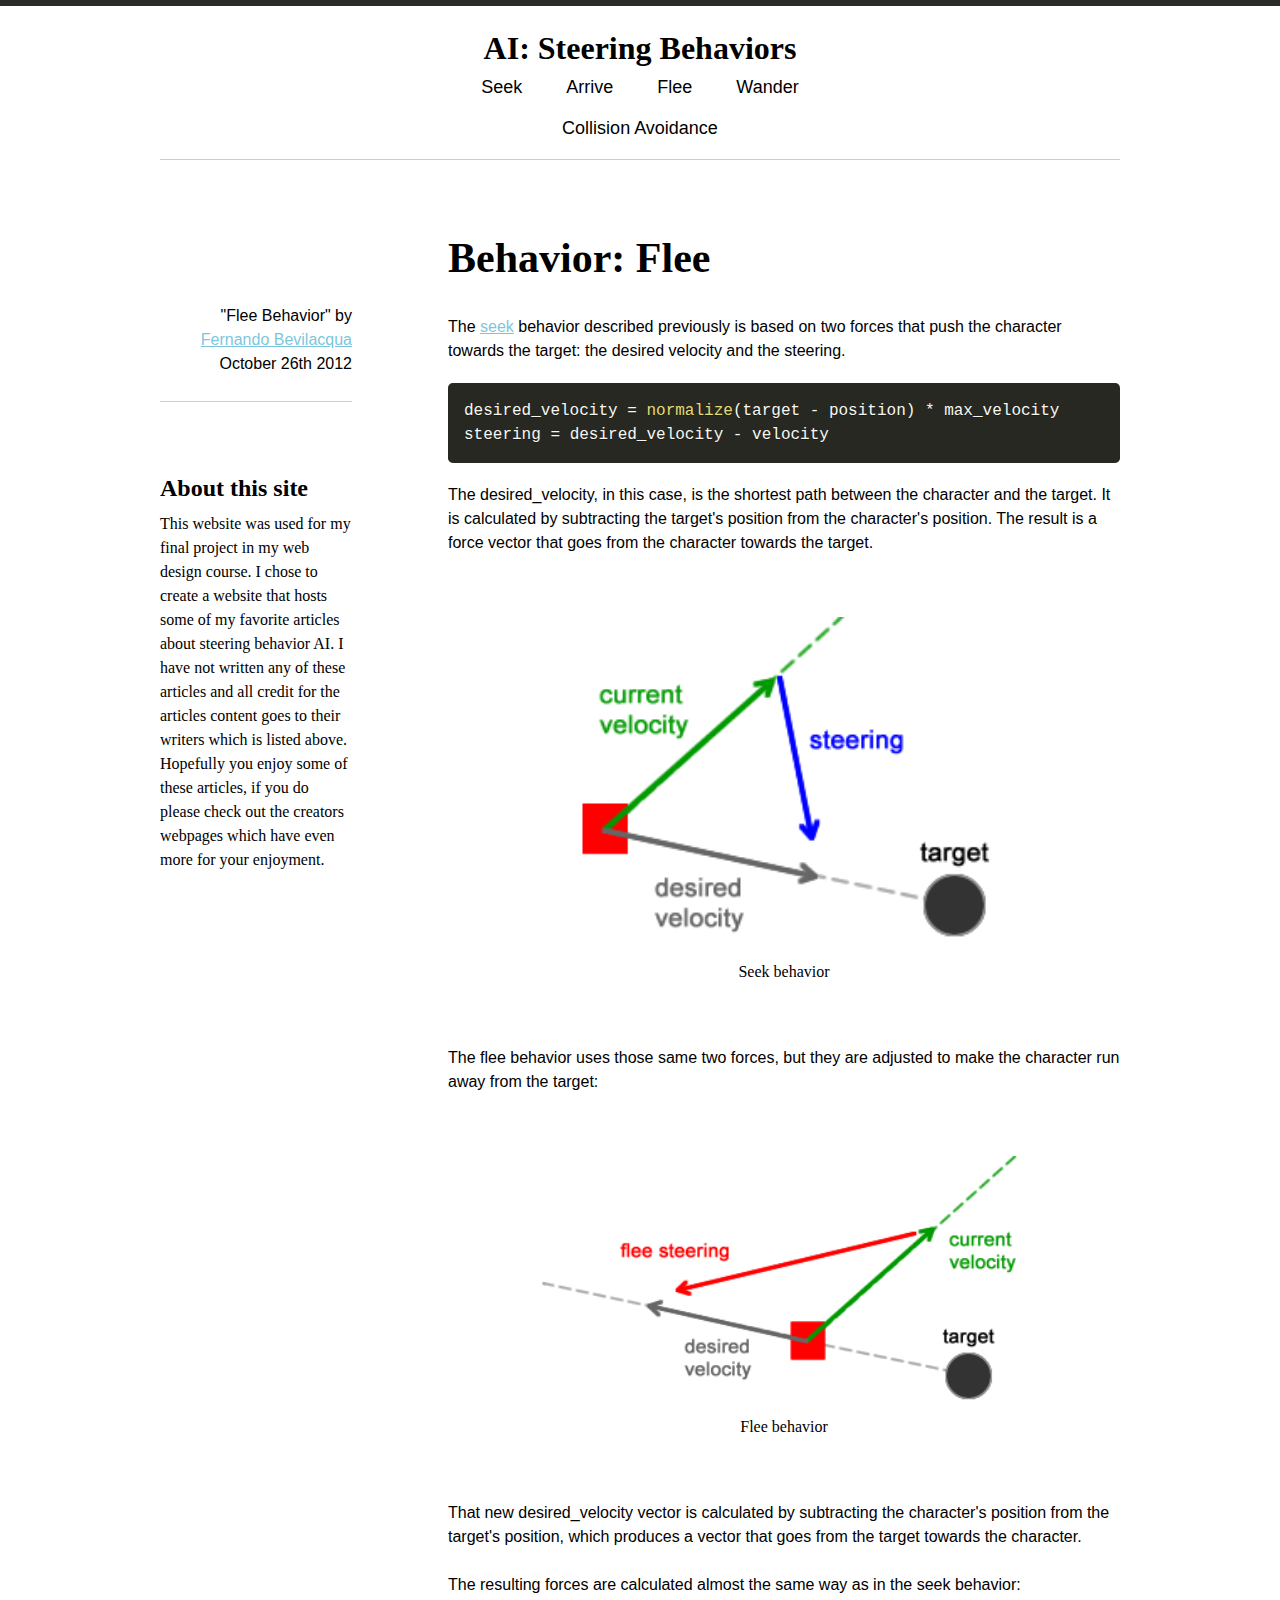
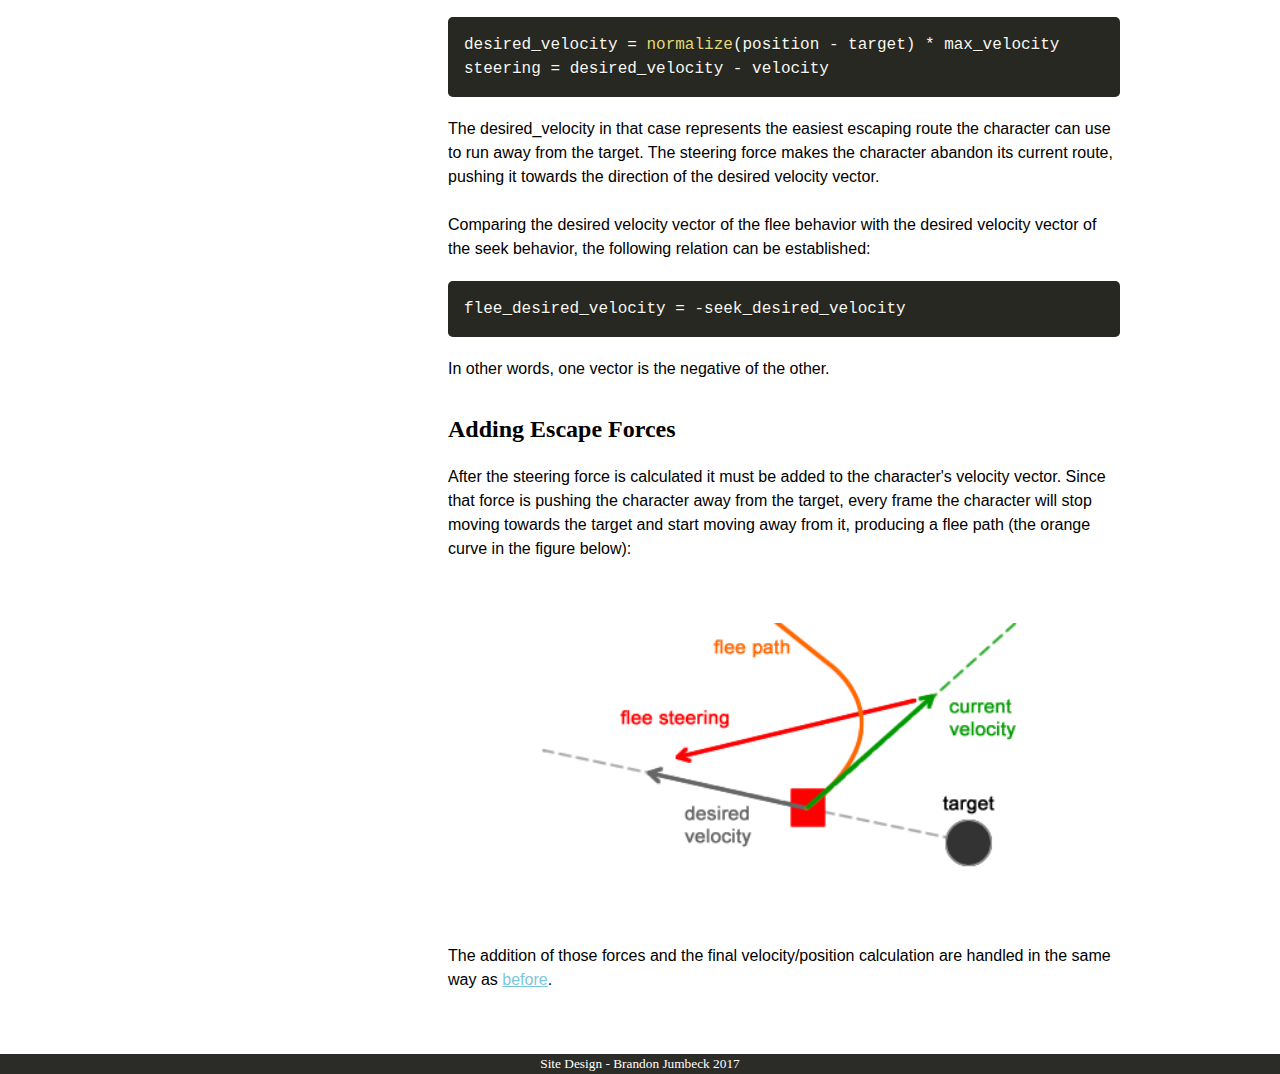
<file: flee.html>
<!DOCTYPE html PUBLIC "-//W3C//DTD XHTML 1.0 Strict//EN"
"http://www.w3.org/TR/xhtml1/DTD/xhtml1-strict.dtd">
<html xmlns="http://www.w3.org/1999/xhtml">

<head>
    <title>Flee Behavior</title>
    <link rel="stylesheet" href="Resources/stylesheet.css">
    <link rel="stylesheet" href="Resources/prism.css">
    <script src="Resources/prism.js"></script>
</head>

<body>
    <div id="top_bar"/>

    <div id="below_top_bar">
        <header>
            <h1>AI: Steering Behaviors</h1>

            <nav>
                <ul>
                    <li><a href="index.html">Seek</a></li>
                    <li><a href="arrive.html">Arrive</a></li>
                    <li><a href="flee.html">Flee</a></li>
                    <li><a href="wander.html">Wander</a></li>
                    <li><a href="collision.html">Collision Avoidance</a></li>
                </ul>
            </nav>
        </header>

        <div id="sidebar">
            <p id="article_info">
                "Flee Behavior" by <a href="https://gamedevelopment.tutsplus.com/tutorials/understanding-steering-behaviors-flee-and-arrival--gamedev-1303">Fernando Bevilacqua</a>
                October 26th 2012
            </p>

            <p id="about_info">
                <h3>About this site</h3>
                This website was used for my final project in my web design course.
                I chose to create a website that hosts some of my favorite articles about steering behavior AI. 
                I have not written any of these articles and all credit for the articles content goes to their 
                writers which is listed above.

                Hopefully you enjoy some of these articles, if you do please check out the creators webpages
                which have even more for your enjoyment.
            </p>
        </div>

        <div id="main_content">
            <h2>Behavior: Flee</h2>
            <article>
                <p>
                    The <a href="index.html">seek</a> behavior described previously is based on two forces that push 
                    the character towards the target: the desired velocity and the steering.
                </p>

                <!-- Hate this line but couldn't figure out how to get the third party to format it properly with correct whitespace -->
                <pre><code class="language-cpp">desired_velocity = normalize(target - position) * max_velocity
steering = desired_velocity - velocity</code></pre>

                <p>
                    The desired_velocity, in this case, is the shortest path between 
                    the character and the target. It is calculated by subtracting the target's position from the 
                    character's position. The result is a force vector that goes from the character towards the target.
                </p>

                <figure>
                    <img src="Resources\Images\steering_forces.png">
                    <figcaption>Seek behavior</figcaption>
                </figure>

                <p>
                    The flee behavior uses those same two forces, but they are adjusted to make the character run away from the target:
                </p>

                <figure>
                    <img src="Resources\Images\steering_forces_flee.png">
                    <figcaption>Flee behavior</figcaption>
                </figure>

                <p>
                    That new desired_velocity vector is calculated by subtracting the character's position 
                    from the target's position, which produces a vector that goes from the target towards the character. 
                </p>

                <p>
                    The resulting forces are calculated almost the same way as in the seek behavior:
                </p>

                <!-- Hate this line but couldn't figure out how to get the third party to format it properly with correct whitespace -->
                <pre><code class="language-cpp">desired_velocity = normalize(position - target) * max_velocity
steering = desired_velocity - velocity</code></pre>

                <p>
                    The desired_velocity in that case represents the easiest escaping route the character 
                    can use to run away from the target. The steering force makes the character abandon its current route, pushing it 
                    towards the direction of the desired velocity vector.
                </p>

                <p>
                    Comparing the desired velocity vector of the flee behavior with the desired velocity vector of the seek behavior, 
                    the following relation can be established:
                </p>

                <pre><code class="language-cpp">flee_desired_velocity = -seek_desired_velocity</code></pre>

                <p>In other words, one vector is the negative of the other.</p>

                <h3>Adding Escape Forces</h3>

                <p>
                    After the steering force is calculated it must be added to the character's velocity vector. Since that 
                    force is pushing the character away from the target, every frame the character will stop moving towards the 
                    target and start moving away from it, producing a flee path (the orange curve in the figure below):
                </p>

                <figure>
                    <img src="Resources\Images\steering_forces_flee_path.png">
                </figure>

                <p>
                    The addition of those forces and the final velocity/position calculation are handled in the same way as 
                    <a href="http://gamedev.tutsplus.com/tutorials/implementation/understanding-steering-behaviors-seek/?_ga=2.178276396.900899428.1509729370-269331641.1509729370">before</a>. 
                </p>
            </article>
        </div>
    </div>

    <footer>
        <small>Site Design - Brandon Jumbeck 2017</small>
    </footer>
</body>
</file>
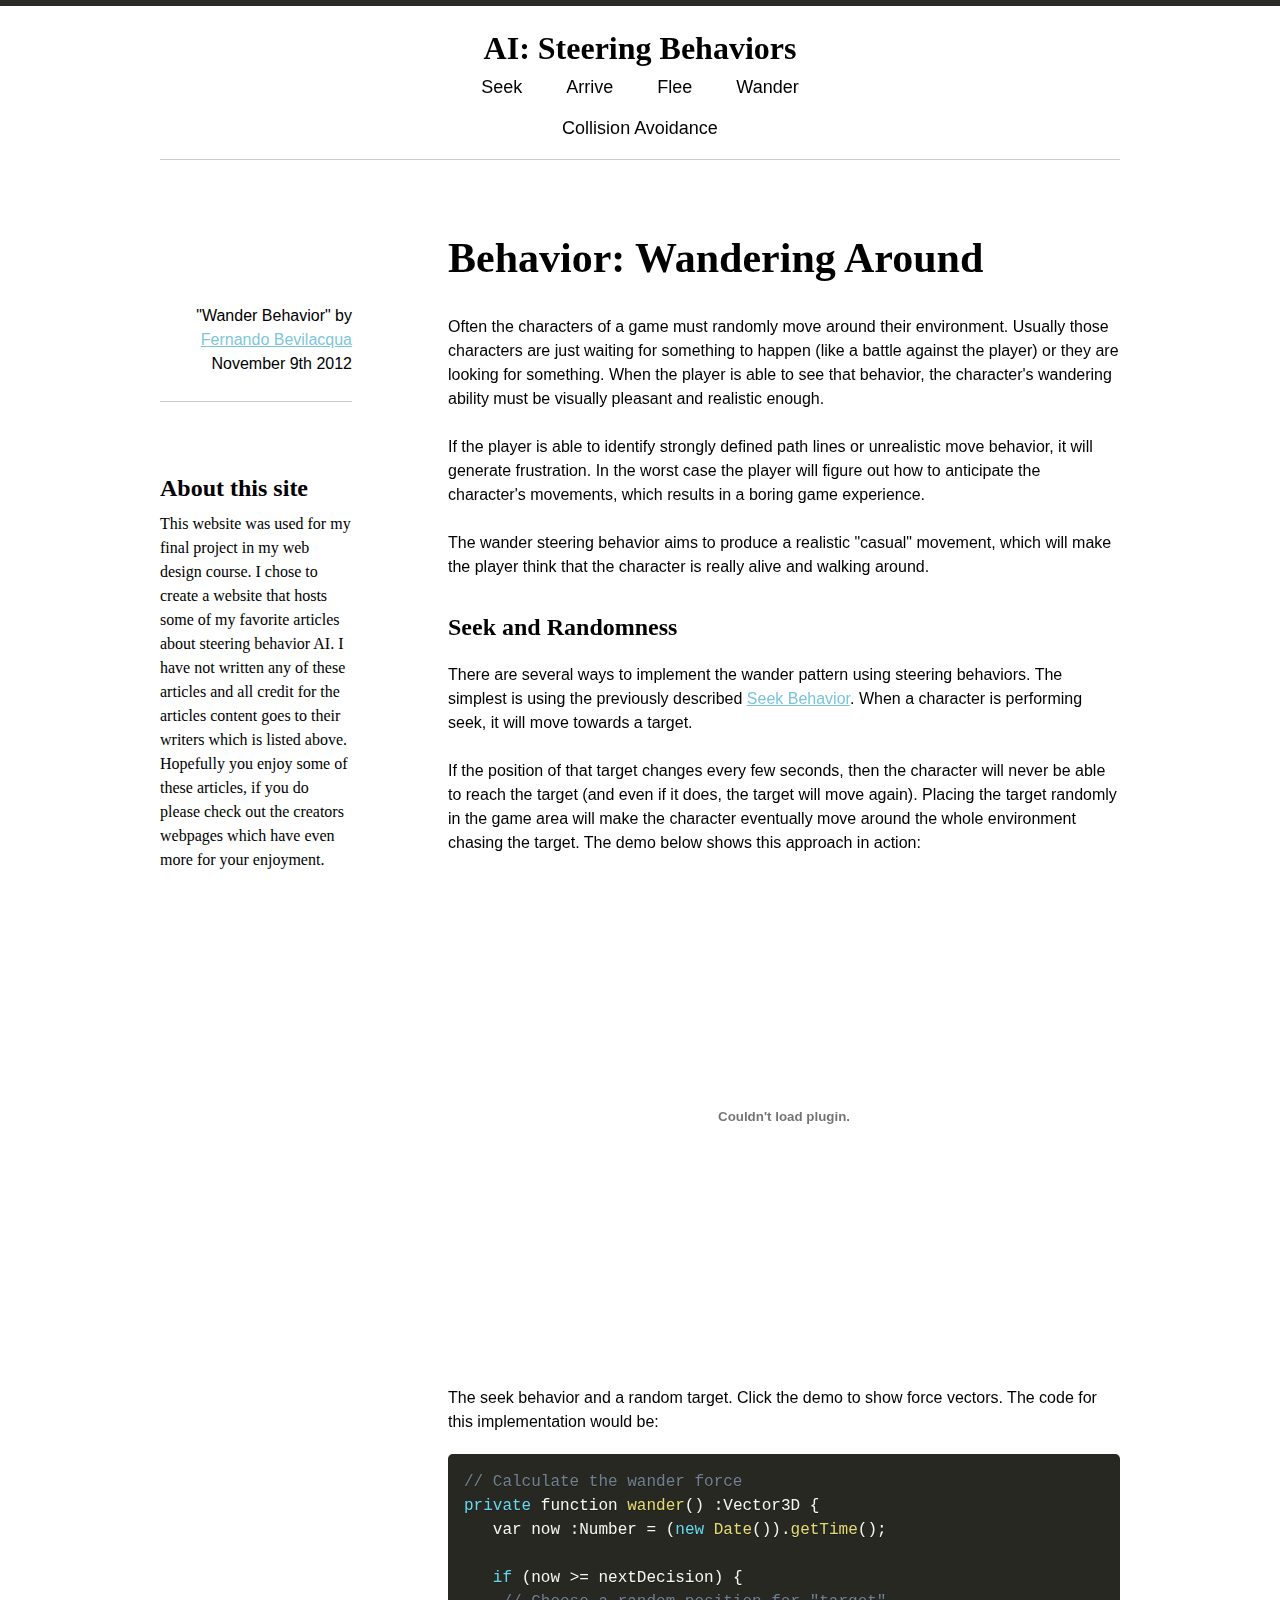
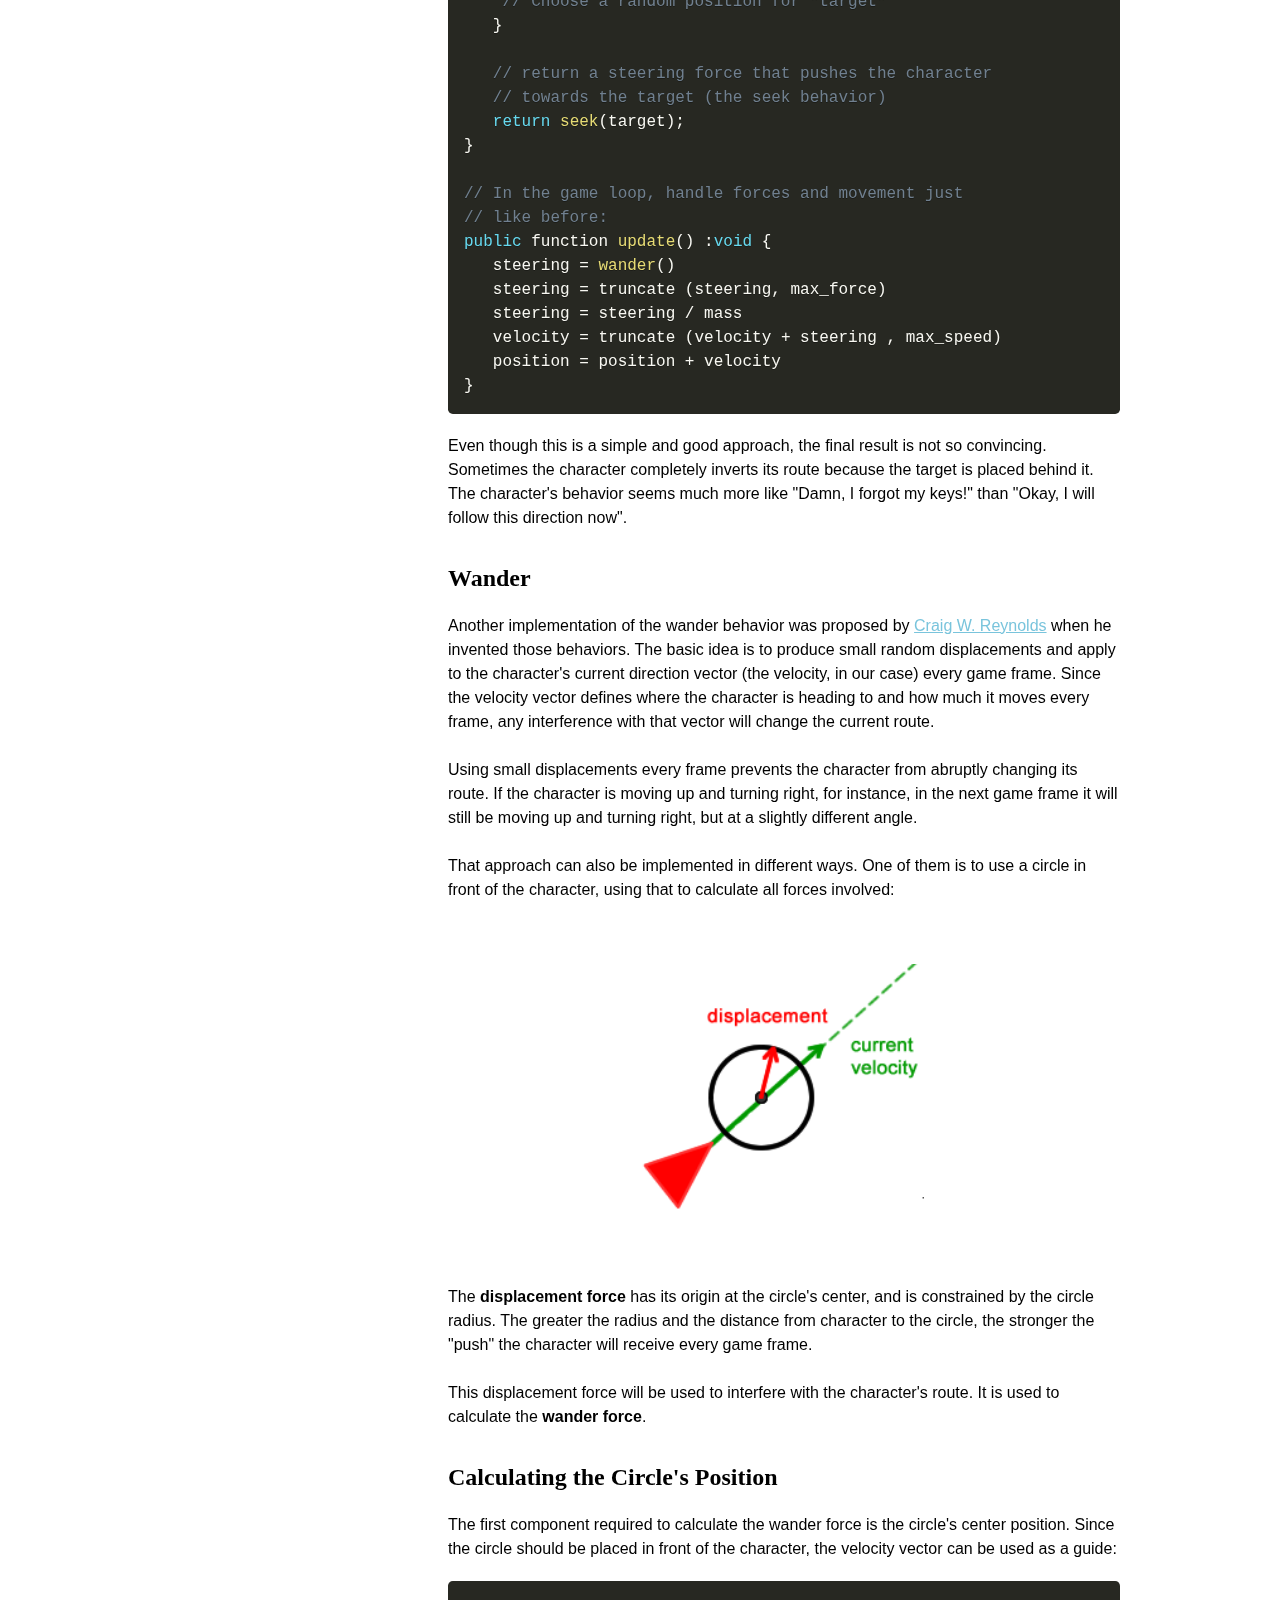
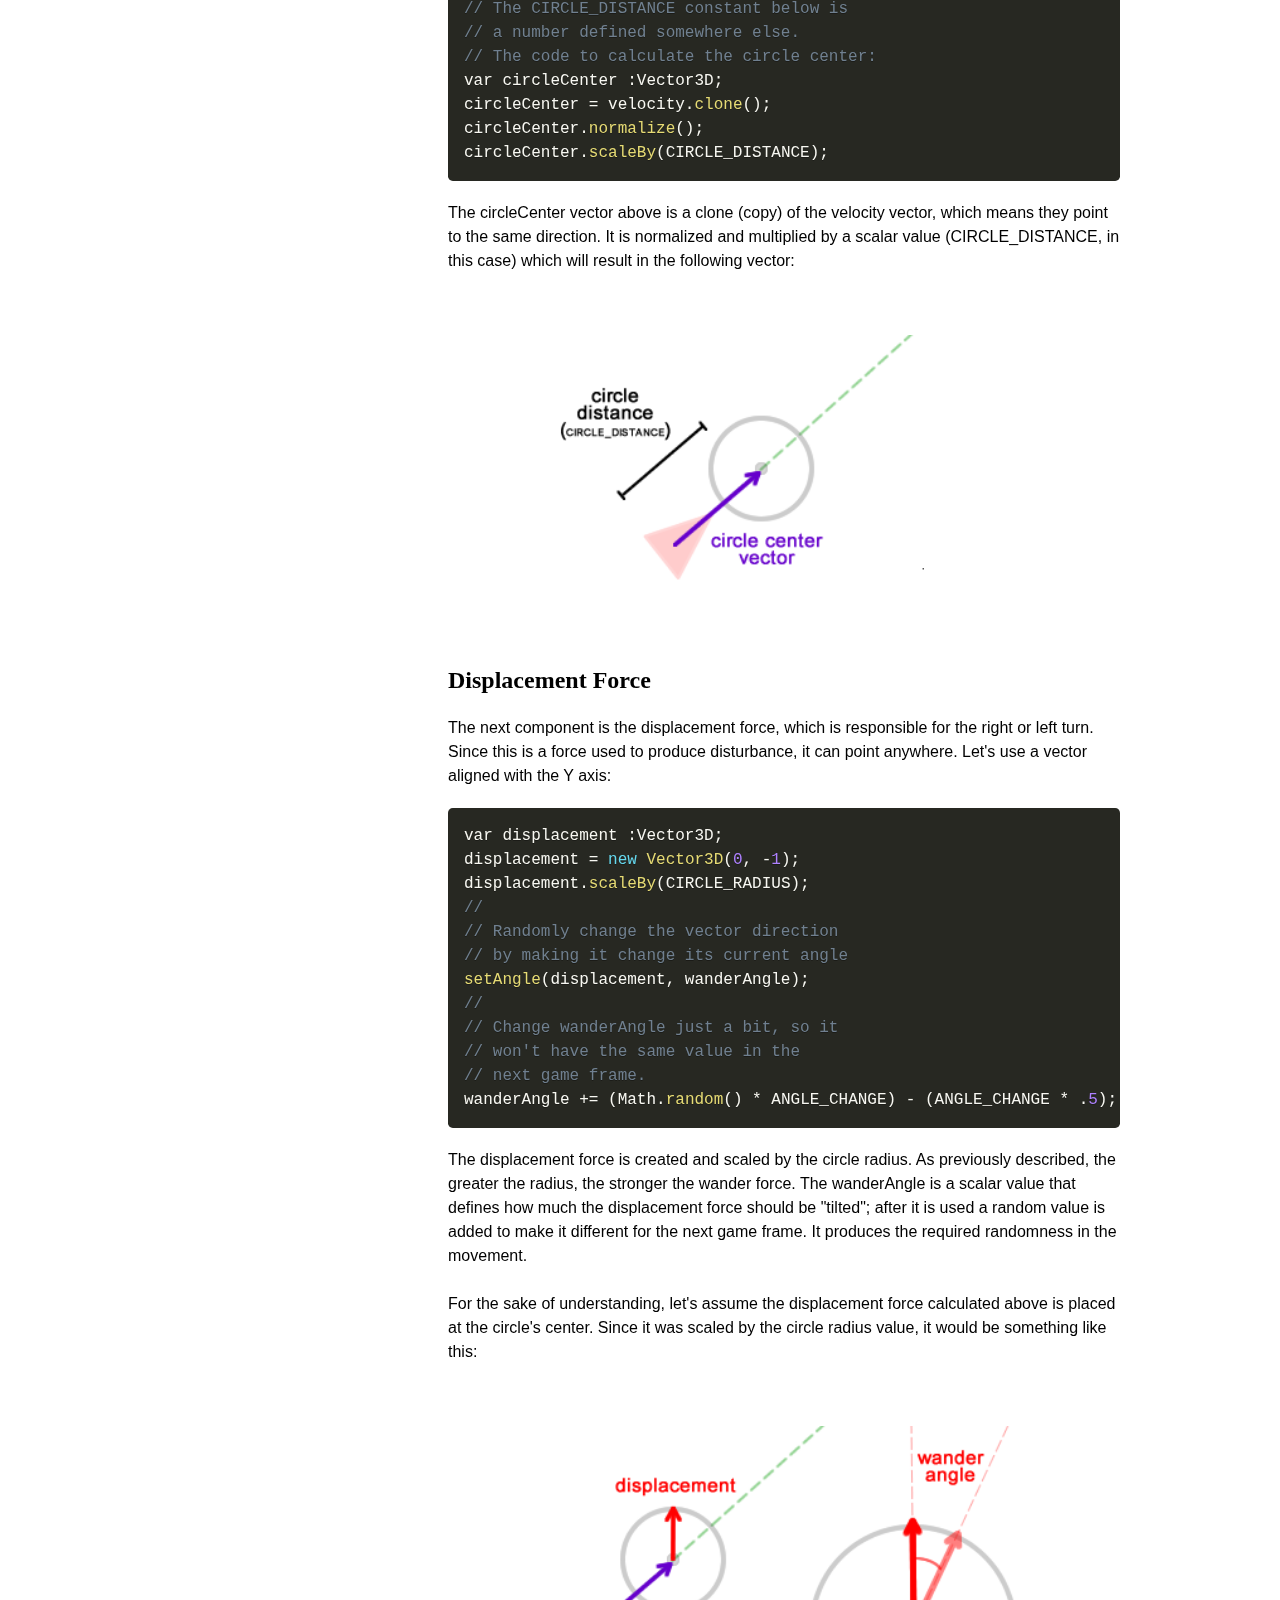
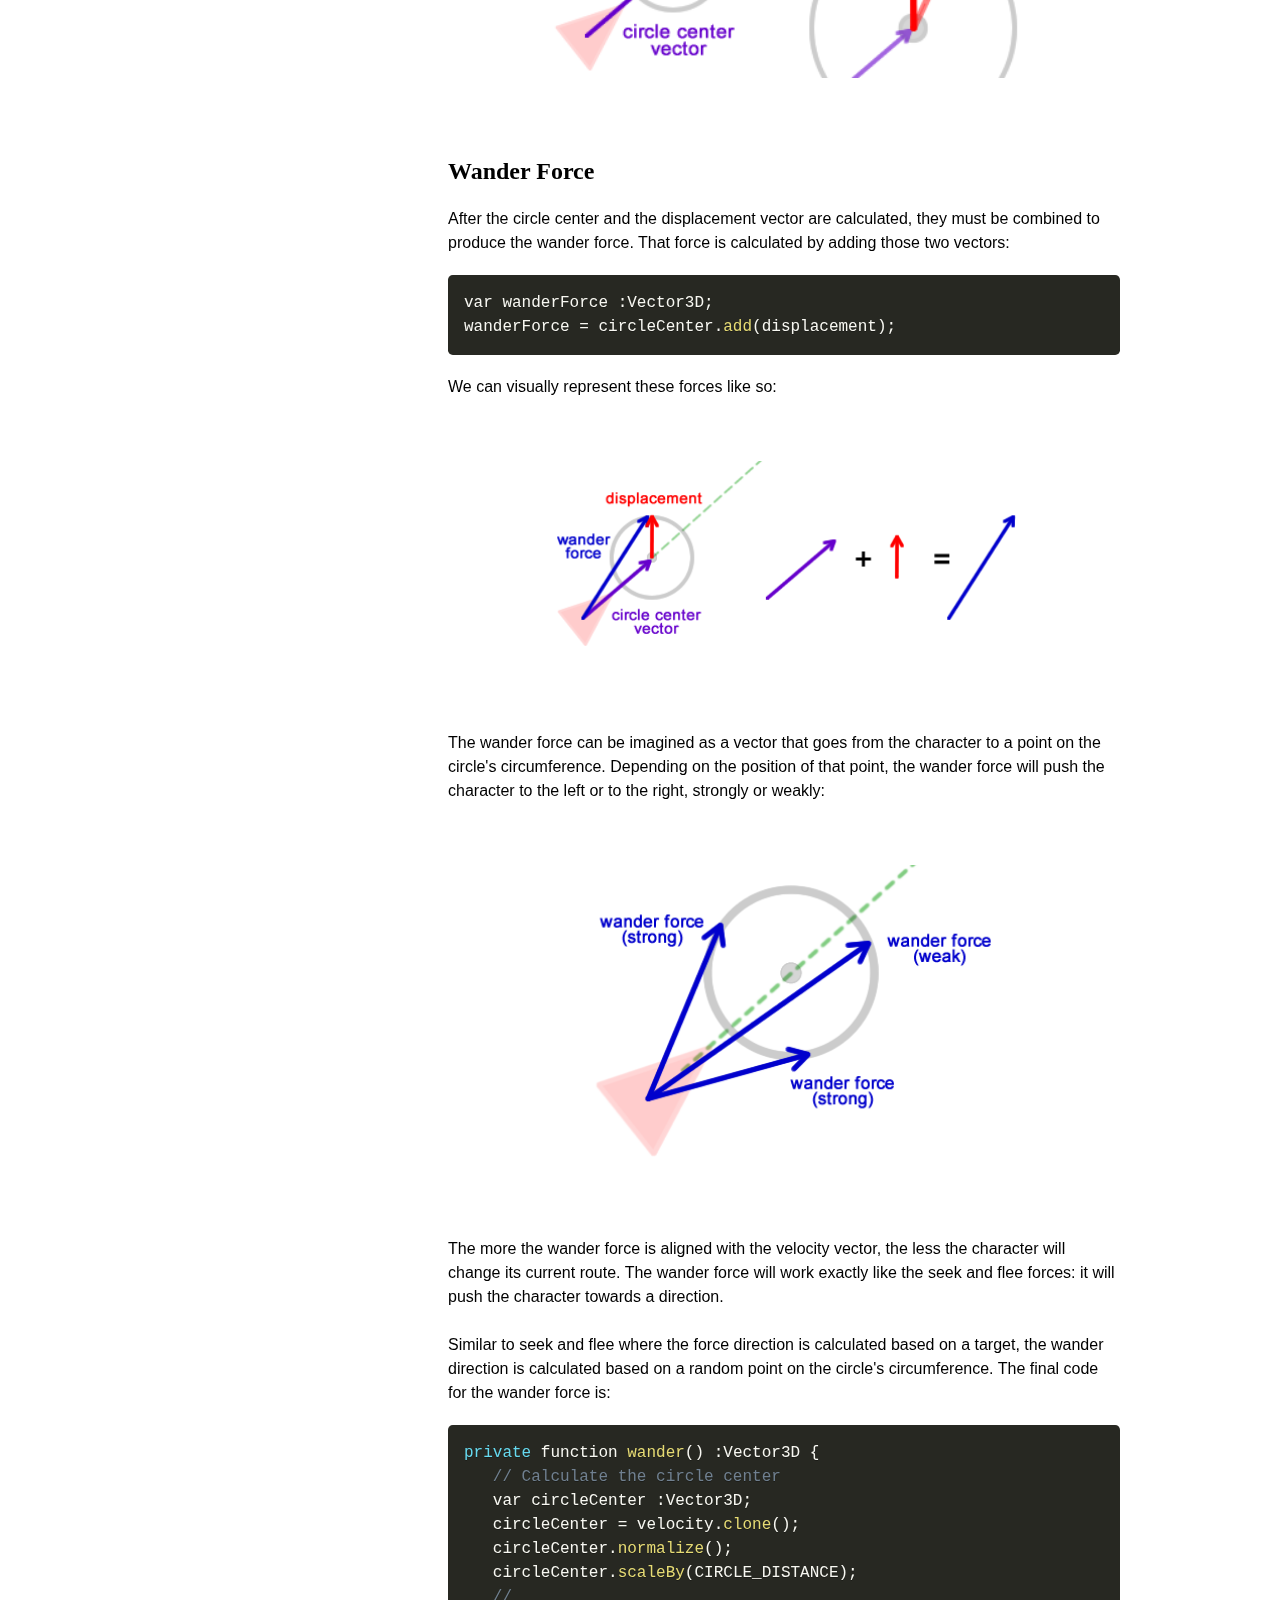
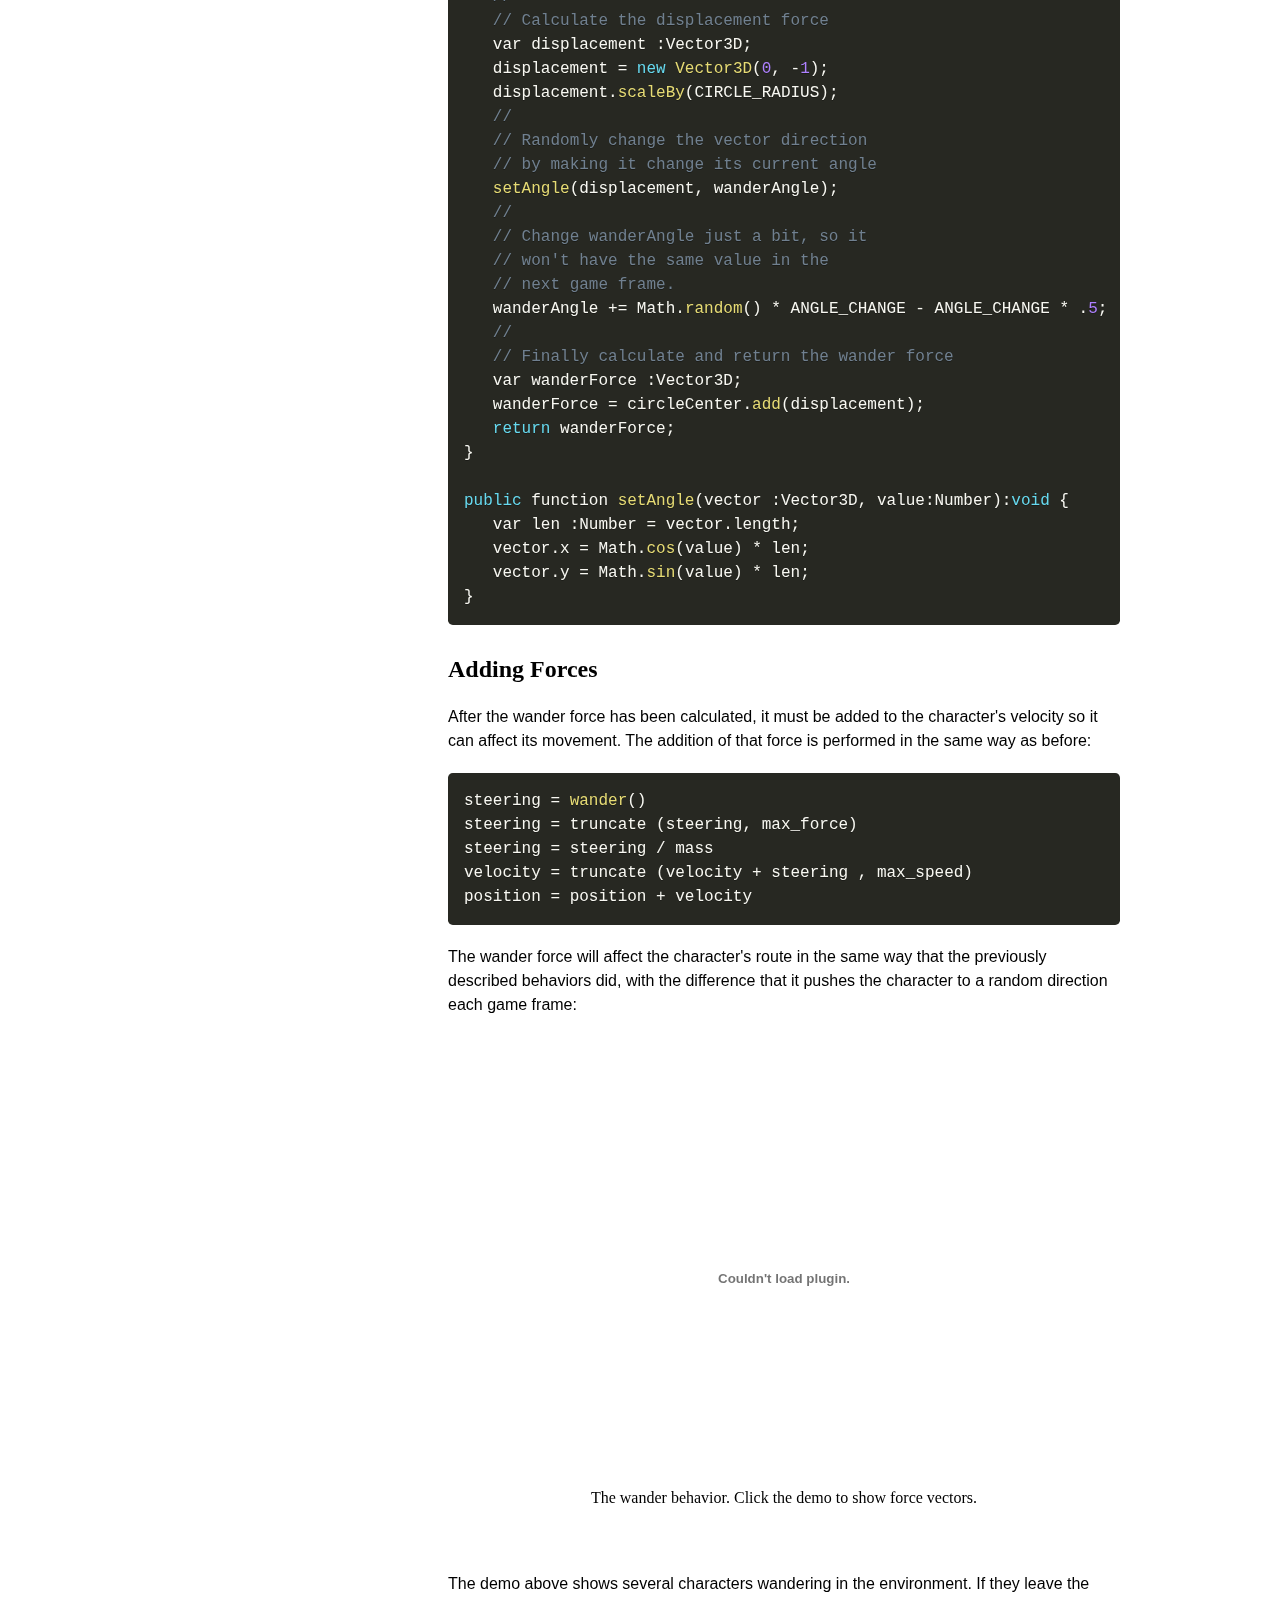
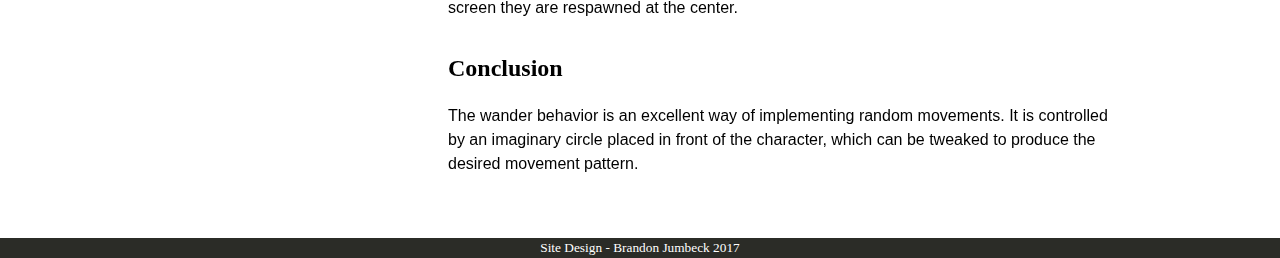
<file: wander.html>
<!DOCTYPE html PUBLIC "-//W3C//DTD XHTML 1.0 Strict//EN"
"http://www.w3.org/TR/xhtml1/DTD/xhtml1-strict.dtd">
<html xmlns="http://www.w3.org/1999/xhtml">

<head>
    <title>Wander Behavior</title>
    <link rel="stylesheet" href="Resources/stylesheet.css">
    <link rel="stylesheet" href="Resources/prism.css">
    <script src="Resources/prism.js"></script>
</head>

<body>
    <div id="top_bar"/>

    <div id="below_top_bar">
        <header>
            <h1>AI: Steering Behaviors</h1>

            <nav>
                <ul>
                    <li><a href="index.html">Seek</a></li>
                    <li><a href="arrive.html">Arrive</a></li>
                    <li><a href="flee.html">Flee</a></li>
                    <li><a href="wander.html">Wander</a></li>
                    <li><a href="collision.html">Collision Avoidance</a></li>
                </ul>
            </nav>
        </header>

        <div id="sidebar">
            <p id="article_info">
                "Wander Behavior" by <a href="https://gamedevelopment.tutsplus.com/tutorials/understanding-steering-behaviors-wander--gamedev-1624">Fernando Bevilacqua</a>
                November 9th 2012
            </p>

            <p id="about_info">
                <h3>About this site</h3>
                This website was used for my final project in my web design course.
                I chose to create a website that hosts some of my favorite articles about steering behavior AI. 
                I have not written any of these articles and all credit for the articles content goes to their 
                writers which is listed above.

                Hopefully you enjoy some of these articles, if you do please check out the creators webpages
                which have even more for your enjoyment.
            </p>
        </div>

        <div id="main_content">
            <h2>Behavior: Wandering Around</h2>
            <article>
                <p>
                    Often the characters of a game must randomly move around their environment. Usually 
                    those characters are just waiting for something to happen (like a battle against the player) 
                    or they are looking for something. When the player is able to see that behavior, the character's 
                    wandering ability must be visually pleasant and realistic enough.
                </p>

                <p>
                    If the player is able to identify strongly defined path lines or unrealistic move behavior, it 
                    will generate frustration. In the worst case the player will figure out how to anticipate the character's 
                    movements, which results in a boring game experience.
                </p>

                <p>
                    The wander steering behavior aims to produce a realistic "casual" movement, which will make the player 
                    think that the character is really alive and walking around.
                </p>

                <h3>Seek and Randomness</h3>

                <p>
                    There are several ways to implement the wander pattern using steering behaviors. The simplest is using the 
                    previously described <a href="index.html">Seek Behavior</a>. When a character is performing seek, it will 
                    move towards a target.
                </p>

                <p>
                    If the position of that target changes every few seconds, then the character will never be able to reach the target 
                    (and even if it does,  the target will move again). Placing the target randomly in the game area will make the character 
                    eventually move around the whole environment chasing the target. The demo below shows this approach in action:
                </p>

                <figure>
                    <embed width="600" height="400" type="application/x-shockwave-flash" src="https://tuts-authors.s3.amazonaws.com/gamedev.tutsplus.com/Fernando%20Bevilacqua/2012/10/30/wander-seek-only.swf">
                </figure>

                <p>
                    The seek behavior and a random target. Click the demo to show force vectors.
                    The code for this implementation would be:
                </p>

                <!-- Hate this line but couldn't figure out how to get the third party to format it properly with correct whitespace -->
                <pre><code class="language-cpp">// Calculate the wander force
private function wander() :Vector3D {
   var now :Number = (new Date()).getTime();
 
   if (now >= nextDecision) {
    // Choose a random position for "target"
   }
 
   // return a steering force that pushes the character
   // towards the target (the seek behavior)
   return seek(target);
}
 
// In the game loop, handle forces and movement just
// like before:
public function update() :void {
   steering = wander()
   steering = truncate (steering, max_force)
   steering = steering / mass
   velocity = truncate (velocity + steering , max_speed)
   position = position + velocity
}</code></pre>

                <p>
                    Even though this is a simple and good approach, the final result is not so convincing. Sometimes the character completely 
                    inverts its route because the target is placed behind it. The character's behavior seems much more like "Damn, I forgot my keys!" 
                    than "Okay, I will follow this direction now".
                </p>

                <h3>Wander</h3>

                <p>
                    Another implementation of the wander behavior was proposed by <a href="http://www.red3d.com/cwr/">Craig W. Reynolds</a> 
                    when he invented those behaviors. The basic idea is to produce small random displacements and apply to the character's 
                    current direction vector (the velocity, in our case) every game frame. Since the velocity vector defines where the character is heading 
                    to and how much it moves every frame, any interference with that vector will change the current route.
                </p>

                <p>
                    Using small displacements every frame prevents the character from abruptly changing its route. If the character is moving up and turning 
                    right, for instance, in the next game frame it will still be moving up and turning right, but at a slightly different angle.
                </p>

                <p>
                    That approach can also be implemented in different ways. One of them is to use a circle in front of the character, using that to 
                    calculate all forces involved:
                </p>

                <figure>
                    <img src="Resources\Images\wander_circle_ahead.png">
                </figure>
                
                <p>
                    The <strong>displacement force</strong> has its origin at the circle's center, and is constrained by the circle radius. The greater the radius 
                    and the distance from character to the circle, the stronger the "push" the character will receive every game frame.
                </p>

                <p>
                    This displacement force will be used to interfere with the character's route. It is used to calculate the <strong>wander force</strong>.
                </p>

                <h3>Calculating the Circle's Position</h3>

                <p>
                    The first component required to calculate the wander force is the circle's center position. Since the circle should be placed in 
                    front of the character, the velocity vector can be used as a guide:
                </p>

                <!-- Hate this line but couldn't figure out how to get the third party to format it properly with correct whitespace -->
                <pre><code class="language-cpp">// The CIRCLE_DISTANCE constant below is
// a number defined somewhere else.
// The code to calculate the circle center:
var circleCenter :Vector3D;
circleCenter = velocity.clone();
circleCenter.normalize();
circleCenter.scaleBy(CIRCLE_DISTANCE);</code></pre>

                <p>
                    The circleCenter vector above is a clone (copy) of the velocity vector, which means they point to the same direction. It is normalized and 
                    multiplied by a scalar value (CIRCLE_DISTANCE, in this case) which will result in the following vector:
                </p>

                <figure>
                    <img src="Resources\Images\wander_calculating_circle_center.png">
                </figure>

                <h3>Displacement Force</h3>

                <p>
                    The next component is the displacement force, which is responsible for the right or left turn. Since this is a force used to produce disturbance, 
                    it can point anywhere. Let's use a vector aligned with the Y axis:
                </p>

                <!-- Hate this line but couldn't figure out how to get the third party to format it properly with correct whitespace -->
                <pre><code class="language-cpp">var displacement :Vector3D;
displacement = new Vector3D(0, -1);
displacement.scaleBy(CIRCLE_RADIUS);
//
// Randomly change the vector direction
// by making it change its current angle
setAngle(displacement, wanderAngle);
//
// Change wanderAngle just a bit, so it
// won't have the same value in the
// next game frame.
wanderAngle += (Math.random() * ANGLE_CHANGE) - (ANGLE_CHANGE * .5);</code></pre>

                <p>
                    The displacement force is created and scaled by the circle radius. As previously described, the greater the radius, the stronger the wander force. 
                    The wanderAngle is a scalar value that defines how much the displacement force should be "tilted"; after it is used a random value is added to make 
                    it different for the next game frame. It produces the required randomness in the movement.
                </p>

                <p>
                    For the sake of understanding, let's assume the displacement force calculated above is placed at the circle's center. Since it was scaled by the 
                    circle radius value, it would be something like this:
                </p>

                <figure>
                    <img src="Resources\Images\wander_displacement_force.png">
                </figure>

                <h3>Wander Force</h3>

                <p>
                    After the circle center and the displacement vector are calculated, they must be combined to produce the wander force. That force is calculated 
                    by adding those two vectors:
                </p>

                <!-- Hate this line but couldn't figure out how to get the third party to format it properly with correct whitespace -->
                <pre><code class="language-cpp">var wanderForce :Vector3D;
wanderForce = circleCenter.add(displacement);</code></pre>

                <p>We can visually represent these forces like so:</p>

                <figure>
                    <img src="Resources\Images\wander_displacement_add_circle_center.png">
                </figure>

                <p>
                    The wander force can be imagined as a vector that goes from the character to a point on the circle's circumference. Depending on the position of 
                    that point, the wander force will push the character to the left or to the right, strongly or weakly:
                </p>

                <figure>
                    <img src="Resources\Images\wander_analyzing_wander_force.png">
                </figure>

                <p>
                    The more the wander force is aligned with the velocity vector, the less the character will change its current route. The wander force will work 
                    exactly like the seek and flee forces: it will push the character towards a direction.
                </p>
                
                <p>
                    Similar to seek and flee where the force direction is calculated based on a target, the wander direction is calculated based on a random point 
                    on the circle's circumference. The final code for the wander force is:
                </p>

                <!-- Hate this line but couldn't figure out how to get the third party to format it properly with correct whitespace -->
                <pre><code class="language-cpp">private function wander() :Vector3D {
   // Calculate the circle center
   var circleCenter :Vector3D;
   circleCenter = velocity.clone();
   circleCenter.normalize();
   circleCenter.scaleBy(CIRCLE_DISTANCE);
   //
   // Calculate the displacement force
   var displacement :Vector3D;
   displacement = new Vector3D(0, -1);
   displacement.scaleBy(CIRCLE_RADIUS);
   //
   // Randomly change the vector direction
   // by making it change its current angle
   setAngle(displacement, wanderAngle);
   //
   // Change wanderAngle just a bit, so it
   // won't have the same value in the
   // next game frame.
   wanderAngle += Math.random() * ANGLE_CHANGE - ANGLE_CHANGE * .5;
   //
   // Finally calculate and return the wander force
   var wanderForce :Vector3D;
   wanderForce = circleCenter.add(displacement);
   return wanderForce;
}
 
public function setAngle(vector :Vector3D, value:Number):void {
   var len :Number = vector.length;
   vector.x = Math.cos(value) * len;
   vector.y = Math.sin(value) * len;
}</code></pre>

                <h3>Adding Forces</h3>

                <p>
                    After the wander force has been calculated, it must be added to the character's velocity so it can affect its movement. The addition of 
                    that force is performed in the same way as before:
                </p>

                <!-- Hate this line but couldn't figure out how to get the third party to format it properly with correct whitespace -->
                <pre><code class="language-cpp">steering = wander()
steering = truncate (steering, max_force)
steering = steering / mass
velocity = truncate (velocity + steering , max_speed)
position = position + velocity</code></pre>

                <p>
                    The wander force will affect the character's route in the same way that the previously described behaviors did, with the difference that 
                    it pushes the character to a random direction each game frame:
                </p>

                <figure>
                    <embed width="600" height="400" type="application/x-shockwave-flash" src="https://tuts-authors.s3.amazonaws.com/gamedev.tutsplus.com/Fernando%20Bevilacqua/2012/10/30/wander.swf">
                    <figcaption>The wander behavior. Click the demo to show force vectors.</figcaption>
                </figure>

                <p>
                    The demo above shows several characters wandering in the environment. If they leave the screen they are respawned at the center.
                </p>

                <h3>Conclusion</h3>

                <p>
                    The wander behavior is an excellent way of implementing random movements. It is controlled by an imaginary circle placed in front of the 
                    character, which can be tweaked to produce the desired movement pattern.
                </p>
            </article>
        </div>
    </div>

    <footer>
        <small>Site Design - Brandon Jumbeck 2017</small>
    </footer>
</body>
</file>
<file: Resources/stylesheet.css>
* {
    margin: 0;
    padding: 0;
}

/**************************************
/ Header Markup
/*************************************/
header {
    border-bottom: 1px solid #ccc;
    display: block;
    padding: 10px 50px;

    text-align: center;
}

header > h1 {
    display: inline-block;
    padding-top: 20px;
    width: 40%;
    font-family: "Georgia";
}

header > nav {
    display: inline-block;
    padding-left: auto;
    width: 60%;
}

header > nav > ul > li {
    display: inline-block;
    padding: 10px 20px;
}

header > nav > ul > li > a {
    text-decoration: none;
    color: black;
    font-size: 18px;
}

header > nav > ul > li > a:hover {
    border-bottom: 0.1875em solid rgba(106, 190, 216, 0.9);
    padding-bottom: 5px;
}

/**************************************
/ Main Elements Markup
/*************************************/

p {
    font-family: 'Myriad Pro', 'Helvetica Neue', 'Arial', 'Helvetica', 'sans-serif';
}

a {
    font-family: 'Myriad Pro', 'Helvetica Neue', 'Arial', 'Helvetica', 'sans-serif';
    color: rgba(106, 190, 216, 0.9);
}

h2 {
    font-family: "Georgia";
    font-size: 42px;
    padding-bottom: 24px;
    line-height: 42px;
}

h3 {
    font-family: "Georgia";
    font-size: 24px;
    padding: 24px 0 12px 0;
}

footer {
    clear: left;

    background: #2b2c27;
    color: #ffffff;
    height: 0.375em;

    text-align: center;
    
    position: relative;
    bottom: 0;

    width: 100%;
    height: 20px;
}

#top_bar {
    background: #2b2c27;
    height: 0.375em;
}

#below_top_bar {
    width: 75%;
    margin: 0 auto;
}

/**************************************
/ Content Markup
/*************************************/
#main_content {
    width: 70%;
    float: left;

    padding-top: 8%;
    padding-bottom: 50px;

    line-height: 24px;
}

#main_content > article > p {
    padding: 12px 0;
}

#main_content > article > figure {
    display: block;
    width: 75%;
    margin: 50px auto;
}

#main_content > article > figure > embed {
    width: 100%;
    margin: 0 auto;
}

#main_content > article > figure > img {
    width: 100%;
    margin: 0 auto;
}

#main_content > article > figure > figcaption {
    text-align: center;
}

/**************************************
/ Sidebar Markup
/*************************************/
#sidebar {
    width: 20%;
    float: left;

    padding-top: 12.5%;
    padding-right: 10%;
    line-height: 24px;
}

#sidebar > #article_info {
    line-height: 24px;
    text-align: right;
    white-space: pre-line;
    border-bottom: 1px solid #ccc;
    padding-bottom: 25px;
}

#sidebar > #about_info {
    padding-top: 50px;
    padding-left: 25px;
    text-align: left;
}
</file>
<file: Resources/prism.css>
/* http://prismjs.com/download.html?themes=prism-okaidia&languages=markup+css+clike+javascript+c+cpp&plugins=line-numbers */
/**
 * okaidia theme for JavaScript, CSS and HTML
 * Loosely based on Monokai textmate theme by http://www.monokai.nl/
 * @author ocodia
 */

code[class*="language-"],
pre[class*="language-"] {
	color: #f8f8f2;
	background: none;
	text-shadow: 0 1px rgba(0, 0, 0, 0.3);
	font-family: Consolas, Monaco, 'Andale Mono', 'Ubuntu Mono', monospace;
	text-align: left;
	white-space: pre;
	word-spacing: normal;
	word-break: normal;
	word-wrap: normal;
	line-height: 1.5;

	-moz-tab-size: 4;
	-o-tab-size: 4;
	tab-size: 4;

	-webkit-hyphens: none;
	-moz-hyphens: none;
	-ms-hyphens: none;
	hyphens: none;
}

/* Code blocks */
pre[class*="language-"] {
	padding: 1em;
	margin: .5em 0;
	overflow: auto;
	border-radius: 0.3em;
}

:not(pre) > code[class*="language-"],
pre[class*="language-"] {
	background: #272822;
}

/* Inline code */
:not(pre) > code[class*="language-"] {
	padding: .1em;
	border-radius: .3em;
	white-space: normal;
}

.token.comment,
.token.prolog,
.token.doctype,
.token.cdata {
	color: slategray;
}

.token.punctuation {
	color: #f8f8f2;
}

.namespace {
	opacity: .7;
}

.token.property,
.token.tag,
.token.constant,
.token.symbol,
.token.deleted {
	color: #f92672;
}

.token.boolean,
.token.number {
	color: #ae81ff;
}

.token.selector,
.token.attr-name,
.token.string,
.token.char,
.token.builtin,
.token.inserted {
	color: #a6e22e;
}

.token.operator,
.token.entity,
.token.url,
.language-css .token.string,
.style .token.string,
.token.variable {
	color: #f8f8f2;
}

.token.atrule,
.token.attr-value,
.token.function {
	color: #e6db74;
}

.token.keyword {
	color: #66d9ef;
}

.token.regex,
.token.important {
	color: #fd971f;
}

.token.important,
.token.bold {
	font-weight: bold;
}
.token.italic {
	font-style: italic;
}

.token.entity {
	cursor: help;
}

pre.line-numbers {
	position: relative;
	padding-left: 3.8em;
	counter-reset: linenumber;
}

pre.line-numbers > code {
	position: relative;
    white-space: inherit;
}

.line-numbers .line-numbers-rows {
	position: absolute;
	pointer-events: none;
	top: 0;
	font-size: 100%;
	left: -3.8em;
	width: 3em; /* works for line-numbers below 1000 lines */
	letter-spacing: -1px;
	border-right: 1px solid #999;

	-webkit-user-select: none;
	-moz-user-select: none;
	-ms-user-select: none;
	user-select: none;

}

	.line-numbers-rows > span {
		pointer-events: none;
		display: block;
		counter-increment: linenumber;
	}

		.line-numbers-rows > span:before {
			content: counter(linenumber);
			color: #999;
			display: block;
			padding-right: 0.8em;
			text-align: right;
		}
</file>
